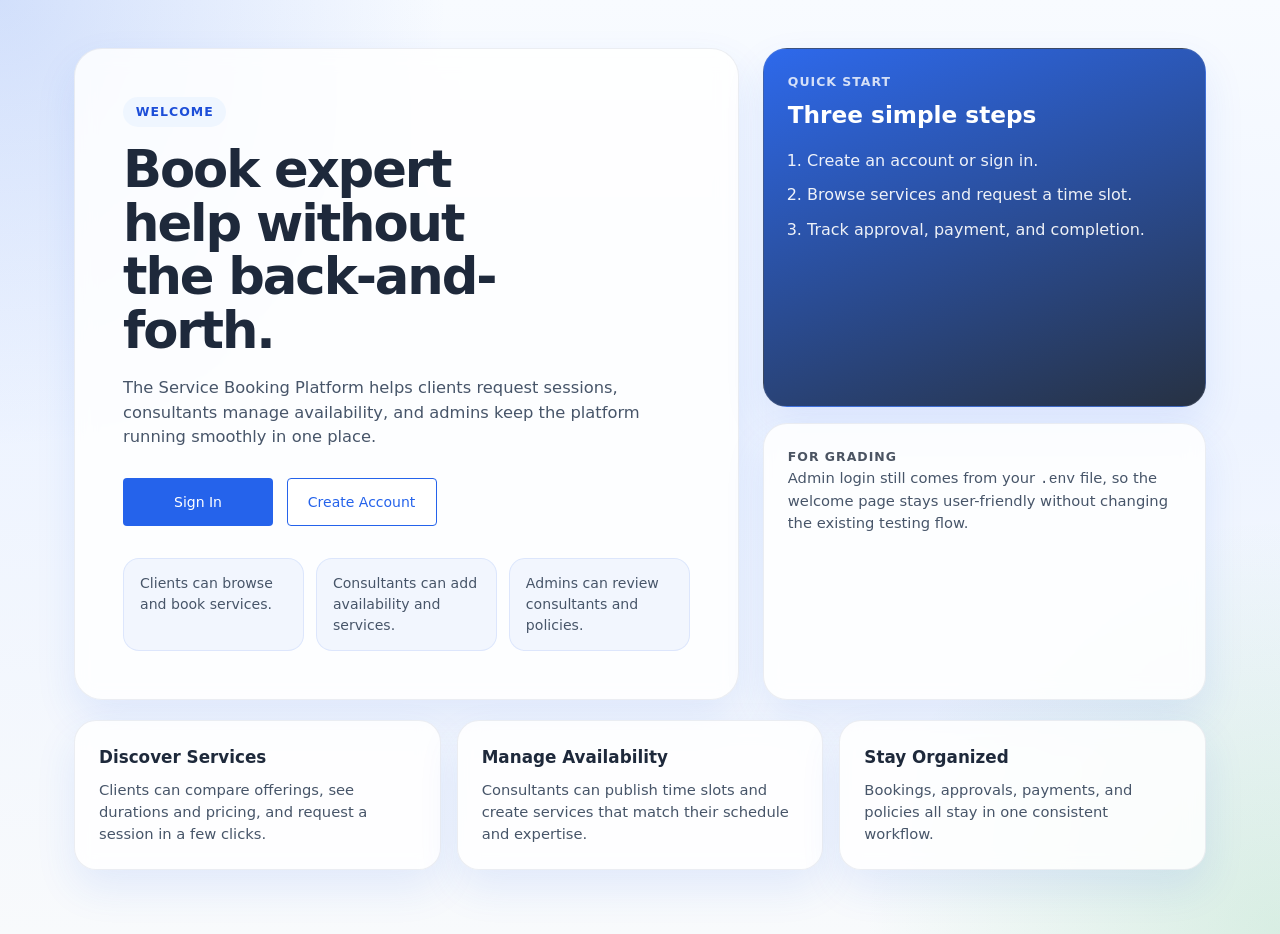
<file: Frontend/index.html>
<!DOCTYPE html>
<html lang="en">
<head>
    <meta charset="UTF-8">
    <meta name="viewport" content="width=device-width, initial-scale=1.0">
    <title>Welcome | Service Booking Platform</title>
    <link rel="stylesheet" href="css/style.css">
</head>
<body class="landing-body">
    <script>
        const role = sessionStorage.getItem('role');
        const token = sessionStorage.getItem('token');
        if (token && role) {
            const map = { ADMIN: 'admin.html', CLIENT: 'client.html', CONSULTANT: 'consultant.html' };
            window.location.href = map[role] || 'login.html';
        }
    </script>

    <div class="landing-shell">
        <section class="landing-hero">
            <div class="landing-copy">
                <div class="landing-kicker">Welcome</div>
                <h1>Book expert help without the back-and-forth.</h1>
                <p class="landing-lead">
                    The Service Booking Platform helps clients request sessions, consultants manage
                    availability, and admins keep the platform running smoothly in one place.
                </p>

                <div class="landing-actions">
                    <a class="btn btn-primary landing-btn" href="login.html?mode=login">Sign In</a>
                    <a class="btn btn-outline landing-btn" href="login.html?mode=register">Create Account</a>
                </div>

                <div class="landing-meta">
                    <span>Clients can browse and book services.</span>
                    <span>Consultants can add availability and services.</span>
                    <span>Admins can review consultants and policies.</span>
                </div>
            </div>

            <div class="landing-panel">
                <div class="landing-panel-card landing-panel-primary">
                    <div class="landing-panel-label">Quick Start</div>
                    <h2>Three simple steps</h2>
                    <ol class="landing-steps">
                        <li>Create an account or sign in.</li>
                        <li>Browse services and request a time slot.</li>
                        <li>Track approval, payment, and completion.</li>
                    </ol>
                </div>

                <div class="landing-panel-card">
                    <div class="landing-panel-label">For Grading</div>
                    <p>
                        Admin login still comes from your <code>.env</code> file, so the welcome page
                        stays user-friendly without changing the existing testing flow.
                    </p>
                </div>
            </div>
        </section>

        <section class="landing-grid">
            <article class="landing-card">
                <h3>Discover Services</h3>
                <p>Clients can compare offerings, see durations and pricing, and request a session in a few clicks.</p>
            </article>
            <article class="landing-card">
                <h3>Manage Availability</h3>
                <p>Consultants can publish time slots and create services that match their schedule and expertise.</p>
            </article>
            <article class="landing-card">
                <h3>Stay Organized</h3>
                <p>Bookings, approvals, payments, and policies all stay in one consistent workflow.</p>
            </article>
        </section>
    </div>
</body>
</html>
</file>
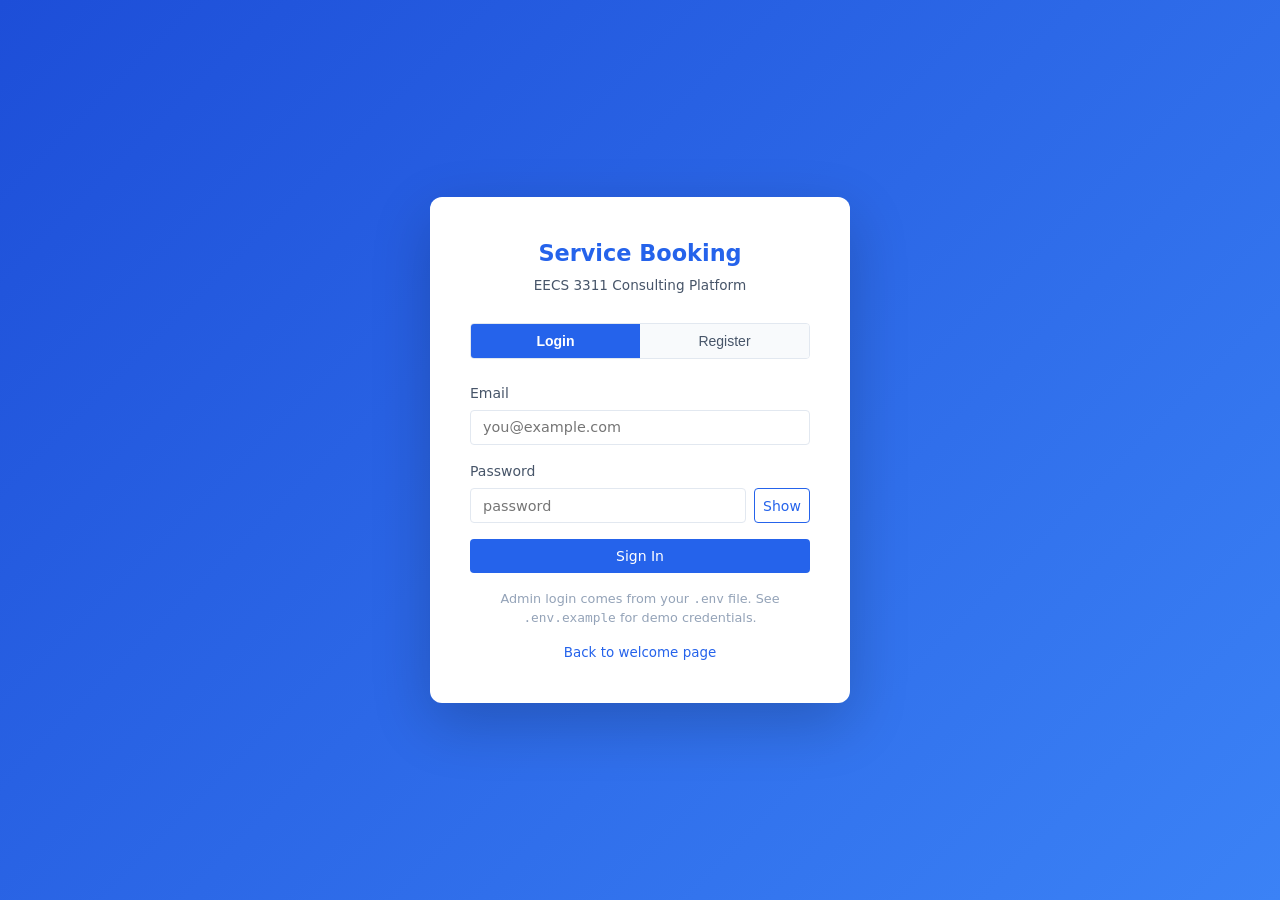
<file: Frontend/admin.html>
<!DOCTYPE html>
<html lang="en">
<head>
    <meta charset="UTF-8">
    <meta name="viewport" content="width=device-width, initial-scale=1.0">
    <title>Admin Dashboard - Service Booking</title>
    <link rel="stylesheet" href="css/style.css">
</head>
<body>

<nav class="navbar">
    <div class="navbar-brand">Service Booking <span>Admin Portal</span></div>
    <div class="navbar-right">
        <span class="navbar-user user-name-display"></span>
        <button class="btn-logout" onclick="logout(this)">Logout</button>
    </div>
</nav>

<div class="tabs">
    <button class="tab-btn active" data-tab="tab-consultants" onclick="activateAdminTab('tab-consultants')">Consultants (UC11)</button>
    <button class="tab-btn" data-tab="tab-policies" onclick="activateAdminTab('tab-policies')">Policies (UC12)</button>
    <button class="tab-btn" data-tab="tab-overview" onclick="activateAdminTab('tab-overview')">System Overview</button>
</div>

<div id="tab-consultants" class="page active">
    <div class="section-header">
        <h2>Consultant Registrations (UC11)</h2>
    </div>
    <div id="alertConsultants" class="alert"></div>
    <div class="toolbar">
        <div class="toolbar-group">
            <div class="form-group">
                <label for="consultantSearch">Search</label>
                <input id="consultantSearch" class="form-control" placeholder="Search by name, email, or bio" oninput="renderConsultants()">
            </div>
            <div class="form-group">
                <label for="consultantStatusFilter">Status</label>
                <select id="consultantStatusFilter" class="form-control" onchange="renderConsultants()">
                    <option value="ALL">All statuses</option>
                    <option value="PENDING">Pending</option>
                    <option value="APPROVED">Approved</option>
                    <option value="REJECTED">Rejected</option>
                </select>
            </div>
        </div>
        <button class="btn btn-outline btn-sm" onclick="loadConsultants(this)">Refresh</button>
    </div>
    <div id="consultantSummary" class="summary-row"></div>

    <div class="card">
        <div class="table-wrap">
            <table>
                <thead>
                    <tr>
                        <th>Name</th>
                        <th>Email</th>
                        <th>Bio</th>
                        <th>Status</th>
                        <th>Actions</th>
                    </tr>
                </thead>
                <tbody id="consultantsTable">
                    <tr><td colspan="5"><div class="empty"><p>No consultants registered yet.</p></div></td></tr>
                </tbody>
            </table>
        </div>
    </div>
</div>

<div id="tab-policies" class="page">
    <div class="section-header">
        <h2>System Policies (UC12)</h2>
        <button class="btn btn-outline btn-sm" onclick="loadPolicies(this)">Refresh</button>
    </div>
    <div id="alertPolicies" class="alert"></div>

    <div class="card">
        <div class="card-title">Current Active Policies</div>
        <div id="currentPolicies">
            <div class="empty"><p>Loading...</p></div>
        </div>
    </div>

    <div class="card">
        <div class="card-title">Cancellation Policy</div>
        <p style="font-size:.875rem;color:var(--gray-600);margin-bottom:1rem">
            Controls whether clients are allowed to cancel bookings.
        </p>
        <div style="display:flex;gap:.75rem;flex-wrap:wrap">
            <button class="btn btn-outline" onclick="setPolicy(this, 'cancellation','DEFAULT')">
                Default - Cancellations allowed, no fee
            </button>
            <button class="btn btn-danger" onclick="setPolicy(this, 'cancellation','STRICT')">
                Strict - No cancellations allowed
            </button>
        </div>
    </div>

    <div class="card">
        <div class="card-title">Refund Policy</div>
        <p style="font-size:.875rem;color:var(--gray-600);margin-bottom:1rem">
            Controls how much of the payment is refunded when a paid booking is cancelled.
        </p>
        <div style="display:flex;gap:.75rem;flex-wrap:wrap">
            <button class="btn btn-outline" onclick="setPolicy(this, 'refund','DEFAULT')">
                Default - 80% refund
            </button>
            <button class="btn btn-success" onclick="setPolicy(this, 'refund','FULL')">
                Full - 100% refund
            </button>
            <button class="btn btn-danger" onclick="setPolicy(this, 'refund','NONE')">
                None - 0% refund
            </button>
        </div>
    </div>
</div>

<div id="tab-overview" class="page">
    <div class="section-header">
        <h2>System Overview</h2>
        <button class="btn btn-outline btn-sm" onclick="loadOverview(this)">Refresh</button>
    </div>
    <div id="alertOverview" class="alert"></div>

    <div style="display:grid;grid-template-columns:repeat(auto-fill,minmax(200px,1fr));gap:1rem;margin-bottom:1.5rem">
        <div class="card" style="text-align:center;margin-bottom:0">
            <div style="font-size:2rem;font-weight:700;color:var(--blue)" id="statServices">-</div>
            <div style="font-size:.875rem;color:var(--gray-600);margin-top:.25rem">Total Services</div>
        </div>
        <div class="card" style="text-align:center;margin-bottom:0">
            <div style="font-size:2rem;font-weight:700;color:var(--green)" id="statApproved">-</div>
            <div style="font-size:.875rem;color:var(--gray-600);margin-top:.25rem">Approved Consultants</div>
        </div>
        <div class="card" style="text-align:center;margin-bottom:0">
            <div style="font-size:2rem;font-weight:700;color:var(--yellow)" id="statPending">-</div>
            <div style="font-size:.875rem;color:var(--gray-600);margin-top:.25rem">Pending Approvals</div>
        </div>
        <div class="card" style="text-align:center;margin-bottom:0">
            <div style="font-size:2rem;font-weight:700;color:var(--blue)" id="statBookings">-</div>
            <div style="font-size:.875rem;color:var(--gray-600);margin-top:.25rem">Total Bookings</div>
        </div>
    </div>

    <div class="card">
        <div class="card-title">All Bookings</div>
        <div class="toolbar">
            <div class="toolbar-group">
                <div class="form-group">
                    <label for="overviewBookingSearch">Search</label>
                    <input id="overviewBookingSearch" class="form-control" placeholder="Search booking, client, service, or consultant" oninput="renderOverviewBookings()">
                </div>
                <div class="form-group">
                    <label for="overviewBookingStatus">Status</label>
                    <select id="overviewBookingStatus" class="form-control" onchange="renderOverviewBookings()">
                        <option value="ALL">All statuses</option>
                        <option value="REQUESTED">Requested</option>
                        <option value="CONFIRMED">Confirmed</option>
                        <option value="PENDING_PAYMENT">Pending Payment</option>
                        <option value="PAID">Paid</option>
                        <option value="COMPLETED">Completed</option>
                        <option value="CANCELLED">Cancelled</option>
                        <option value="REJECTED">Rejected</option>
                    </select>
                </div>
            </div>
            <span class="toolbar-note">Use the filters to narrow the cross-system booking view.</span>
        </div>
        <div class="table-wrap">
            <table>
                <thead>
                    <tr><th>Booking ID</th><th>Client</th><th>Service</th><th>Consultant</th><th>Slot</th><th>Status</th><th>Progress</th></tr>
                </thead>
                <tbody id="allBookingsTable">
                    <tr><td colspan="7"><div class="empty"><p>No bookings yet.</p></div></td></tr>
                </tbody>
            </table>
        </div>
    </div>
</div>

<script src="js/api.js"></script>
<script src="js/auth.js"></script>
<script>
const user = requireAuth('ADMIN');
if (user) renderNavbar(user);

let consultantsCache = [];
let overviewBookingsCache = [];

function statusBadge(status) {
    const safeStatus = String(status ?? 'PENDING');
    const map = { APPROVED: 'approved', PENDING: 'pending_reg', REJECTED: 'rejected' };
    return `<span class="badge badge-${map[safeStatus] || 'pending_reg'}">${escapeHtml(safeStatus)}</span>`;
}

function activateAdminTab(tabId) {
    switchTab(tabId);
    if (tabId === 'tab-policies') {
        loadPolicies();
        return;
    }
    if (tabId === 'tab-overview') {
        loadOverview();
        return;
    }
    loadConsultants();
}

async function loadConsultants(button) {
    const task = async () => {
        try {
            consultantsCache = await api.get('/admin/consultants');
            renderConsultants();
        } catch (err) {
            showAlert('alertConsultants', err.message);
        }
    };
    return button ? withButtonLoading(button, 'Refreshing...', task) : task();
}

function renderConsultants() {
    const tbody = document.getElementById('consultantsTable');
    const term = document.getElementById('consultantSearch').value.trim().toLowerCase();
    const status = document.getElementById('consultantStatusFilter').value;
    const filtered = consultantsCache.filter(consultant => {
        const haystack = [
            consultant.name,
            consultant.email,
            consultant.bio,
        ].join(' ').toLowerCase();
        const matchesTerm = !term || haystack.includes(term);
        const matchesStatus = status === 'ALL' || consultant.registrationStatus === status;
        return matchesTerm && matchesStatus;
    });

    document.getElementById('consultantSummary').innerHTML = `
        <span class="summary-chip"><strong>${consultantsCache.length}</strong> registrations</span>
        <span class="summary-chip"><strong>${consultantsCache.filter(c => c.registrationStatus === 'PENDING').length}</strong> pending review</span>
        <span class="summary-chip"><strong>${consultantsCache.filter(c => c.registrationStatus === 'APPROVED').length}</strong> approved</span>
    `;

    if (!filtered.length) {
        tbody.innerHTML = '<tr><td colspan="5"><div class="empty"><p>No consultant registrations match your filters.</p></div></td></tr>';
        return;
    }

    tbody.innerHTML = filtered.map(c => `
        <tr>
            <td><strong>${escapeHtml(c.name)}</strong></td>
            <td>${escapeHtml(c.email)}</td>
            <td>${escapeHtml(c.bio || '-')}</td>
            <td>${statusBadge(c.registrationStatus)}</td>
            <td>
                <div class="action-row">
                    ${c.registrationStatus !== 'APPROVED'
                        ? `<button class="btn btn-success btn-sm" data-consultant-id="${escapeAttr(c.id)}" onclick="approveConsultant(this, this.dataset.consultantId)">Approve</button>`
                        : ''}
                    ${c.registrationStatus !== 'REJECTED'
                        ? `<button class="btn btn-danger btn-sm" data-consultant-id="${escapeAttr(c.id)}" onclick="rejectConsultant(this, this.dataset.consultantId)">Reject</button>`
                        : ''}
                </div>
            </td>
        </tr>
    `).join('');
}

async function approveConsultant(button, id) {
    const task = async () => {
        try {
            await api.post(`/admin/consultants/${id}/approve`, {});
            showAlert('alertConsultants', 'Consultant approved.', 'success');
            await loadConsultants();
        } catch (err) {
            showAlert('alertConsultants', err.message);
        }
    };
    return button ? withButtonLoading(button, 'Approving...', task) : task();
}

async function rejectConsultant(button, id) {
    const task = async () => {
        try {
            await api.post(`/admin/consultants/${id}/reject`, {});
            showAlert('alertConsultants', 'Consultant rejected.', 'success');
            await loadConsultants();
        } catch (err) {
            showAlert('alertConsultants', err.message);
        }
    };
    return button ? withButtonLoading(button, 'Rejecting...', task) : task();
}

async function loadPolicies(button) {
    const task = async () => {
        try {
            const policies = await api.get('/admin/policies');
            document.getElementById('currentPolicies').innerHTML = `
                <div class="policy-grid">
                    <div><strong>Cancellation:</strong> ${escapeHtml(policies.cancellationPolicy)}</div>
                    <div><strong>Refund:</strong> ${escapeHtml(policies.refundPolicy)}</div>
                    <div><strong>Notification:</strong> ${escapeHtml(policies.notificationPolicy)}</div>
                    <div><strong>Pricing:</strong> ${escapeHtml(policies.pricingStrategy)}</div>
                </div>
            `;
        } catch (err) {
            showAlert('alertPolicies', err.message);
        }
    };
    return button ? withButtonLoading(button, 'Refreshing...', task) : task();
}

async function setPolicy(button, policyType, type) {
    const task = async () => {
        try {
            const result = await api.post(`/admin/policies/${policyType}`, { type });
            showAlert('alertPolicies', result.message, 'success');
            await loadPolicies();
        } catch (err) {
            showAlert('alertPolicies', err.message);
        }
    };
    return button ? withButtonLoading(button, 'Saving...', task) : task();
}

function renderOverviewBookings() {
    const tbody = document.getElementById('allBookingsTable');
    const term = document.getElementById('overviewBookingSearch').value.trim().toLowerCase();
    const status = document.getElementById('overviewBookingStatus').value;
    const filtered = overviewBookingsCache.filter(booking => {
        const haystack = [
            booking.bookingId,
            booking.clientName,
            booking.serviceTitle,
            booking.consultantName,
        ].join(' ').toLowerCase();
        const matchesTerm = !term || haystack.includes(term);
        const matchesStatus = status === 'ALL' || booking.status === status;
        return matchesTerm && matchesStatus;
    });

    if (!filtered.length) {
        tbody.innerHTML = '<tr><td colspan="7"><div class="empty"><p>No bookings match your filters.</p></div></td></tr>';
        return;
    }

    tbody.innerHTML = filtered.map(b => `
        <tr>
            <td>
                <div class="table-cell-stack">
                    <code>${escapeHtml(b.bookingId)}</code>
                    <button class="btn btn-outline btn-sm" data-booking-id="${escapeAttr(b.bookingId)}" onclick="copyText(this.dataset.bookingId, 'Booking ID copied.')">Copy ID</button>
                </div>
            </td>
            <td>${escapeHtml(b.clientName)}</td>
            <td>${escapeHtml(b.serviceTitle)}</td>
            <td>${escapeHtml(b.consultantName)}</td>
            <td>${fmtSlot(b.slotStart)}</td>
            <td>${badge(b.status)}</td>
            <td>${renderBookingProgress(b.status)}</td>
        </tr>
    `).join('');
}

async function loadOverview(button) {
    const task = async () => {
        try {
            const [services, consultants, bookings] = await Promise.all([
                api.get('/services'),
                api.get('/admin/consultants'),
                api.get('/bookings'),
            ]);

            overviewBookingsCache = bookings;
            document.getElementById('statServices').textContent = services.length;
            document.getElementById('statApproved').textContent = consultants.filter(c => c.registrationStatus === 'APPROVED').length;
            document.getElementById('statPending').textContent = consultants.filter(c => c.registrationStatus === 'PENDING').length;
            document.getElementById('statBookings').textContent = bookings.length;
            renderOverviewBookings();
        } catch (err) {
            showAlert('alertOverview', err.message);
        }
    };
    return button ? withButtonLoading(button, 'Refreshing...', task) : task();
}

function initAdminDashboard() {
    const activeTab = restoreSavedTab('tab-consultants');
    if (activeTab === 'tab-policies') {
        loadPolicies();
        return;
    }
    if (activeTab === 'tab-overview') {
        loadOverview();
        return;
    }
    loadConsultants();
}

initAdminDashboard();
</script>

</body>
</html>
</file>
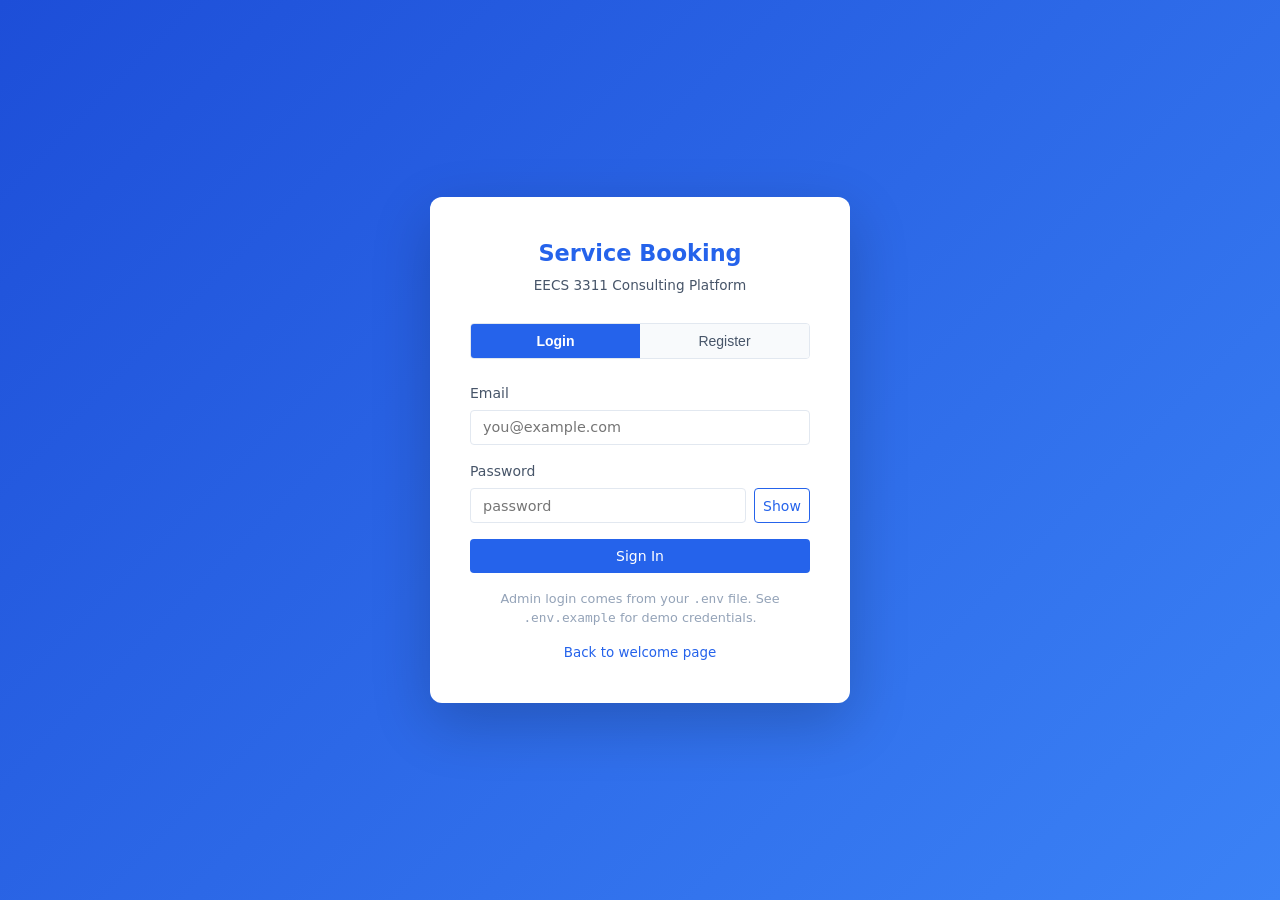
<file: Frontend/client.html>
<!DOCTYPE html>
<html lang="en">
<head>
    <meta charset="UTF-8">
    <meta name="viewport" content="width=device-width, initial-scale=1.0">
    <title>Client Dashboard - Service Booking</title>
    <link rel="stylesheet" href="css/style.css">
</head>
<body>

<nav class="navbar">
    <div class="navbar-brand">Service Booking <span>Client Portal</span></div>
    <div class="navbar-right">
        <span class="navbar-user user-name-display"></span>
        <button class="btn-logout" onclick="logout(this)">Logout</button>
    </div>
</nav>

<div class="tabs">
    <button class="tab-btn active" data-tab="tab-services" onclick="activateClientTab('tab-services')">Browse Services</button>
    <button class="tab-btn" data-tab="tab-bookings" onclick="activateClientTab('tab-bookings')">My Bookings</button>
    <button class="tab-btn" data-tab="tab-payments" onclick="activateClientTab('tab-payments')">Payments</button>
</div>

<div id="tab-services" class="page active">
    <div class="section-header">
        <h2>Available Services</h2>
    </div>
    <div id="alertServices" class="alert"></div>
    <div class="toolbar">
        <div class="toolbar-group">
            <div class="form-group">
                <label for="serviceSearch">Search</label>
                <input id="serviceSearch" class="form-control" placeholder="Search title, consultant, or description" oninput="renderServices()">
            </div>
            <div class="form-group">
                <label for="serviceSort">Sort By</label>
                <select id="serviceSort" class="form-control" onchange="renderServices()">
                    <option value="recommended">Recommended</option>
                    <option value="price-asc">Price: Low to High</option>
                    <option value="price-desc">Price: High to Low</option>
                    <option value="duration-asc">Duration: Shortest First</option>
                    <option value="title-asc">Title: A to Z</option>
                </select>
            </div>
        </div>
        <button class="btn btn-outline btn-sm" onclick="loadServices(this)">Refresh</button>
    </div>
    <div id="serviceSummary" class="summary-row"></div>

    <div id="serviceGrid" class="service-grid">
        <div class="empty"><p>Loading services...</p></div>
    </div>

    <div id="slotSection" class="card" style="display:none; margin-top:1.5rem">
        <div class="card-title" id="slotTitle">Available Slots</div>
        <div id="alertSlots" class="alert"></div>
        <div id="slotList" class="slot-list"></div>
        <div id="bookBtn" style="margin-top:1rem; display:none">
            <button id="confirmBookBtn" class="btn btn-primary" onclick="confirmBook(this)">Confirm Booking</button>
            <button class="btn btn-outline" onclick="cancelSlotPick()" style="margin-left:.5rem">Cancel</button>
        </div>
    </div>
</div>

<div id="tab-bookings" class="page">
    <div class="section-header">
        <h2>My Bookings</h2>
    </div>
    <div id="alertBookings" class="alert"></div>
    <div class="toolbar">
        <div class="toolbar-group">
            <div class="form-group">
                <label for="bookingSearch">Search</label>
                <input id="bookingSearch" class="form-control" placeholder="Search booking, service, or consultant" oninput="renderBookings()">
            </div>
            <div class="form-group">
                <label for="bookingStatusFilter">Status</label>
                <select id="bookingStatusFilter" class="form-control" onchange="renderBookings()">
                    <option value="ALL">All statuses</option>
                    <option value="REQUESTED">Requested</option>
                    <option value="CONFIRMED">Confirmed</option>
                    <option value="PENDING_PAYMENT">Pending Payment</option>
                    <option value="PAID">Paid</option>
                    <option value="COMPLETED">Completed</option>
                    <option value="CANCELLED">Cancelled</option>
                    <option value="REJECTED">Rejected</option>
                </select>
            </div>
        </div>
        <button class="btn btn-outline btn-sm" onclick="loadBookings(this)">Refresh</button>
    </div>
    <div id="bookingSummary" class="summary-row"></div>

    <div class="card">
        <div class="table-wrap">
            <table>
                <thead>
                    <tr>
                        <th>Booking ID</th>
                        <th>Service</th>
                        <th>Consultant</th>
                        <th>Slot</th>
                        <th>Status</th>
                        <th>Progress</th>
                        <th>Actions</th>
                    </tr>
                </thead>
                <tbody id="bookingsTable">
                    <tr><td colspan="7"><div class="empty"><p>No bookings yet.</p></div></td></tr>
                </tbody>
            </table>
        </div>
    </div>
</div>

<div id="tab-payments" class="page">
    <div class="card">
        <div class="card-title">Payment Methods (UC6)</div>
        <div id="alertPayMethods" class="alert"></div>

        <div class="form-row">
            <div class="form-group">
                <label>Payment Type</label>
                <select id="pmType" class="form-control" onchange="togglePmFields()">
                    <option value="CREDIT_CARD">Credit Card</option>
                    <option value="DEBIT_CARD">Debit Card</option>
                    <option value="PAYPAL">PayPal</option>
                    <option value="BANK_TRANSFER">Bank Transfer</option>
                </select>
            </div>
        </div>

        <div id="cardFields">
            <div class="form-row">
                <div class="form-group">
                    <label>Card Number (16 digits)</label>
                    <input id="pmCardNum" class="form-control" placeholder="1234567890123456" maxlength="16">
                </div>
                <div class="form-group">
                    <label>Expiry (MM/yy)</label>
                    <input id="pmExpiry" class="form-control" placeholder="12/27" maxlength="5">
                </div>
            </div>
            <div class="form-group" id="cvvGroup">
                <label>CVV (3-4 digits)</label>
                <input id="pmCvv" class="form-control" placeholder="123" maxlength="4" style="max-width:120px">
                <p style="font-size:.75rem;color:var(--gray-500);margin-top:.35rem">
                    Used only to validate a new card. CVV is never stored.
                </p>
            </div>
        </div>

        <div id="paypalFields" style="display:none">
            <div class="form-group">
                <label>PayPal Email</label>
                <input id="pmPaypalEmail" class="form-control" placeholder="you@paypal.com">
            </div>
        </div>

        <div id="bankFields" style="display:none">
            <div class="form-row">
                <div class="form-group">
                    <label>Account Number (8-17 digits)</label>
                    <input id="pmAccount" class="form-control" placeholder="12345678">
                </div>
                <div class="form-group">
                    <label>Routing Number (9 digits)</label>
                    <input id="pmRouting" class="form-control" placeholder="021000021" maxlength="9">
                </div>
            </div>
            <p style="font-size:.75rem;color:var(--gray-500);margin-top:.35rem">
                Saved bank details are stored in masked form only.
            </p>
        </div>

        <button id="paymentMethodBtn" class="btn btn-primary" onclick="addPaymentMethod(this)">Add Payment Method</button>

        <div style="margin-top:1.5rem">
            <strong style="font-size:.875rem">Saved Methods</strong>
            <div id="pmList" style="margin-top:.75rem">
                <div class="empty"><p>No payment methods saved.</p></div>
            </div>
        </div>
    </div>

    <div class="card">
        <div class="card-title">Pay for a Booking (UC5)</div>
        <div id="alertPay" class="alert"></div>
        <div class="form-row">
            <div class="form-group">
                <label>Select Booking (confirmed or retry failed payment)</label>
                <select id="payBookingSelect" class="form-control"></select>
            </div>
            <div class="form-group">
                <label>Select Payment Method</label>
                <select id="payMethodSelect" class="form-control"></select>
            </div>
        </div>
        <button class="btn btn-success" onclick="doPay(this)">Process Payment</button>
        <div id="payResult" style="margin-top:1rem; font-size:.875rem"></div>
    </div>

    <div class="card">
        <div class="card-title">Payment History (UC7)</div>
        <div class="table-wrap">
            <table>
                <thead>
                    <tr><th>Transaction ID</th><th>Booking</th><th>Amount</th><th>Status</th><th>Date</th></tr>
                </thead>
                <tbody id="payHistTable">
                    <tr><td colspan="5"><div class="empty"><p>No transactions yet.</p></div></td></tr>
                </tbody>
            </table>
        </div>
    </div>
</div>

<script src="js/api.js"></script>
<script src="js/auth.js"></script>
<script>
const user = requireAuth('CLIENT');
if (user) renderNavbar(user);

let servicesCache = [];
let bookingsCache = [];
let paymentMethodsCache = [];
let selectedServiceId = null;
let selectedSlotUuid = null;
let updatingMethodId = null;

function activateClientTab(tabId) {
    switchTab(tabId);
    if (tabId === 'tab-bookings') {
        loadBookings();
        return;
    }
    if (tabId === 'tab-payments') {
        loadPaymentsTab();
        return;
    }
    loadServices();
}

function setServicesLoading() {
    document.getElementById('serviceGrid').innerHTML = '<div class="empty"><div class="spinner"></div><p style="margin-top:.75rem">Loading services...</p></div>';
}

async function loadServices(button) {
    const task = async () => {
        setServicesLoading();
        try {
            servicesCache = await api.get('/services');
            renderServices();
        } catch (err) {
            showAlert('alertServices', err.message);
        }
    };
    return button ? withButtonLoading(button, 'Refreshing...', task) : task();
}

function renderServices() {
    const grid = document.getElementById('serviceGrid');
    const term = document.getElementById('serviceSearch').value.trim().toLowerCase();
    const sort = document.getElementById('serviceSort').value;
    let filtered = servicesCache.filter(service => {
        const haystack = [
            service.title,
            service.consultantName,
            service.description,
        ].join(' ').toLowerCase();
        return !term || haystack.includes(term);
    });

    filtered = filtered.slice().sort((a, b) => {
        if (sort === 'price-asc') return Number(a.price) - Number(b.price);
        if (sort === 'price-desc') return Number(b.price) - Number(a.price);
        if (sort === 'duration-asc') return Number(a.durationMin) - Number(b.durationMin);
        if (sort === 'title-asc') return String(a.title).localeCompare(String(b.title));
        return 0;
    });

    document.getElementById('serviceSummary').innerHTML = `
        <span class="summary-chip"><strong>${servicesCache.length}</strong> services total</span>
        <span class="summary-chip"><strong>${filtered.length}</strong> shown</span>
        <span class="summary-chip">Pick a service, then choose a 1-hour slot</span>
    `;

    if (!filtered.length) {
        grid.innerHTML = '<div class="empty"><p>No services match your search yet.</p></div>';
        return;
    }

    grid.innerHTML = filtered.map(s => `
        <div class="service-card">
            <h3>${escapeHtml(s.title)}</h3>
            <div class="meta">by ${escapeHtml(s.consultantName)} &bull; ${Number(s.durationMin)} min</div>
            <div class="price">$${Number(s.price).toFixed(2)}</div>
            <p class="muted-note" style="margin-top:.65rem">${escapeHtml(s.description || 'No description provided yet.')}</p>
            <button class="btn btn-outline btn-sm" style="margin-top:.85rem"
                data-service-id="${escapeAttr(s.serviceId)}"
                data-service-title="${escapeAttr(s.title)}"
                onclick="pickService(this, this.dataset.serviceId, this.dataset.serviceTitle)">
                Select & Book
            </button>
        </div>
    `).join('');
}

async function pickService(button, serviceId, title) {
    selectedServiceId = serviceId;
    selectedSlotUuid = null;
    document.getElementById('slotSection').style.display = '';
    document.getElementById('slotTitle').textContent = `Available Slots - ${title}`;
    document.getElementById('bookBtn').style.display = 'none';
    document.getElementById('slotList').innerHTML = '<div class="spinner"></div>';

    const task = async () => {
        try {
            const slots = await api.get(`/services/${serviceId}/slots`);
            if (!slots.length) {
                document.getElementById('slotList').innerHTML = '<p style="color:var(--gray-400);font-size:.875rem">No available slots for this service.</p>';
                return;
            }

            document.getElementById('slotList').innerHTML = slots.map(sl => `
                <span class="slot-pill" id="slot-${escapeAttr(sl.id)}" data-slot-id="${escapeAttr(sl.id)}" onclick="selectSlot(this.dataset.slotId)">
                    ${fmtSlot(sl.start)}
                </span>
            `).join('');
            document.getElementById('slotSection').scrollIntoView({ behavior: 'smooth', block: 'start' });
        } catch (err) {
            showAlert('alertSlots', err.message);
        }
    };

    return button ? withButtonLoading(button, 'Loading...', task) : task();
}

function selectSlot(uuid) {
    document.querySelectorAll('.slot-pill').forEach(p => p.classList.remove('selected'));
    const pill = document.getElementById(`slot-${uuid}`);
    if (pill) pill.classList.add('selected');
    selectedSlotUuid = uuid;
    document.getElementById('bookBtn').style.display = '';
}

function cancelSlotPick() {
    document.getElementById('slotSection').style.display = 'none';
    selectedServiceId = null;
    selectedSlotUuid = null;
}

async function confirmBook(button) {
    if (!selectedServiceId || !selectedSlotUuid) return;
    const task = async () => {
        try {
            const booking = await api.post('/bookings', {
                serviceId: selectedServiceId,
                slotUuid: selectedSlotUuid,
            });
            cancelSlotPick();
            showAlert('alertServices', `Booking ${booking.bookingId} created! Status: ${booking.status}`, 'success');
            await loadBookings();
        } catch (err) {
            showAlert('alertSlots', err.message);
        }
    };
    return button ? withButtonLoading(button, 'Booking...', task) : task();
}

function canCancel(status) {
    return ['REQUESTED', 'CONFIRMED', 'PENDING_PAYMENT', 'PAID'].includes(status);
}

function canPay(status) {
    return ['CONFIRMED', 'PENDING_PAYMENT'].includes(status);
}

async function loadBookings(button) {
    const task = async () => {
        try {
            bookingsCache = await api.get('/bookings');
            renderBookings();
        } catch (err) {
            showAlert('alertBookings', err.message);
        }
    };
    return button ? withButtonLoading(button, 'Refreshing...', task) : task();
}

function renderBookings() {
    const tbody = document.getElementById('bookingsTable');
    const term = document.getElementById('bookingSearch').value.trim().toLowerCase();
    const status = document.getElementById('bookingStatusFilter').value;
    const filtered = bookingsCache.filter(booking => {
        const haystack = [
            booking.bookingId,
            booking.serviceTitle,
            booking.consultantName,
        ].join(' ').toLowerCase();
        const matchesTerm = !term || haystack.includes(term);
        const matchesStatus = status === 'ALL' || booking.status === status;
        return matchesTerm && matchesStatus;
    });

    const payableCount = bookingsCache.filter(b => canPay(b.status)).length;
    const activeCount = bookingsCache.filter(b => canCancel(b.status)).length;
    document.getElementById('bookingSummary').innerHTML = `
        <span class="summary-chip"><strong>${bookingsCache.length}</strong> total bookings</span>
        <span class="summary-chip"><strong>${payableCount}</strong> ready to pay</span>
        <span class="summary-chip"><strong>${activeCount}</strong> can still be cancelled</span>
    `;

    if (!filtered.length) {
        tbody.innerHTML = '<tr><td colspan="7"><div class="empty"><p>No bookings match your filters.</p></div></td></tr>';
        populateBookingDropdown(bookingsCache.filter(b => canPay(b.status)));
        return;
    }

    tbody.innerHTML = filtered.map(b => `
        <tr>
            <td>
                <div class="table-cell-stack">
                    <code>${escapeHtml(b.bookingId)}</code>
                    <button class="btn btn-outline btn-sm" data-booking-id="${escapeAttr(b.bookingId)}" onclick="copyText(this.dataset.bookingId, 'Booking ID copied.')">Copy ID</button>
                </div>
            </td>
            <td>${escapeHtml(b.serviceTitle)}</td>
            <td>${escapeHtml(b.consultantName)}</td>
            <td>${fmtSlot(b.slotStart)}</td>
            <td>${badge(b.status)}</td>
            <td>${renderBookingProgress(b.status)}</td>
            <td>
                <div class="action-row">
                    ${canCancel(b.status) ? `<button class="btn btn-danger btn-sm" data-booking-id="${escapeAttr(b.bookingId)}" onclick="cancelBooking(this, this.dataset.bookingId)">Cancel</button>` : ''}
                </div>
            </td>
        </tr>
    `).join('');

    populateBookingDropdown(bookingsCache.filter(b => canPay(b.status)));
}

async function cancelBooking(button, bookingId) {
    if (!confirm(`Cancel booking ${bookingId}?`)) return;
    const task = async () => {
        try {
            const result = await api.post(`/bookings/${bookingId}/cancel`, { reason: 'Client requested cancellation' });
            showAlert('alertBookings', result.message || 'Booking cancelled.', 'success');
            await loadBookings();
            await loadPaymentHistory();
        } catch (err) {
            showAlert('alertBookings', err.message);
        }
    };
    return button ? withButtonLoading(button, 'Cancelling...', task) : task();
}

function togglePmFields() {
    const type = document.getElementById('pmType').value;
    document.getElementById('cardFields').style.display = (type === 'CREDIT_CARD' || type === 'DEBIT_CARD') ? '' : 'none';
    document.getElementById('cvvGroup').style.display = type === 'CREDIT_CARD' ? '' : 'none';
    document.getElementById('paypalFields').style.display = type === 'PAYPAL' ? '' : 'none';
    document.getElementById('bankFields').style.display = type === 'BANK_TRANSFER' ? '' : 'none';
}

async function loadPaymentMethods() {
    try {
        paymentMethodsCache = await api.get('/payments/methods');
        const container = document.getElementById('pmList');
        if (!paymentMethodsCache.length) {
            container.innerHTML = '<div class="empty"><p>No payment methods saved.</p></div>';
        } else {
            container.innerHTML = paymentMethodsCache.map(m => `
                <div style="display:flex;align-items:center;gap:.75rem;margin-bottom:.5rem;flex-wrap:wrap">
                    <span class="badge badge-confirmed">${escapeHtml(m.methodType)}</span>
                    <span class="pm-tag">${escapeHtml(m.displayName)}</span>
                    <button class="btn btn-outline btn-sm" data-method-id="${escapeAttr(m.methodId)}" data-method-type="${escapeAttr(m.methodType)}" onclick="startUpdateMethod(this.dataset.methodId, this.dataset.methodType)">Edit</button>
                    <button class="btn btn-danger btn-sm" data-method-id="${escapeAttr(m.methodId)}" onclick="removeMethod(this, this.dataset.methodId)">Remove</button>
                </div>
            `).join('');
        }

        const sel = document.getElementById('payMethodSelect');
        sel.innerHTML = paymentMethodsCache.length
            ? paymentMethodsCache.map(m => `<option value="${escapeAttr(m.methodId)}">${escapeHtml(m.displayName)}</option>`).join('')
            : '<option disabled>No methods saved</option>';
    } catch (err) {
        showAlert('alertPayMethods', err.message);
    }
}

async function removeMethod(button, methodId) {
    if (!confirm('Remove this payment method?')) return;
    const task = async () => {
        try {
            await api.delete(`/payments/methods/${methodId}`);
            showAlert('alertPayMethods', 'Payment method removed.', 'success');
            await loadPaymentMethods();
        } catch (err) {
            showAlert('alertPayMethods', err.message);
        }
    };
    return button ? withButtonLoading(button, 'Removing...', task) : task();
}

function startUpdateMethod(methodId, methodType) {
    updatingMethodId = methodId;
    document.getElementById('pmType').value = methodType;
    togglePmFields();
    showAlert('alertPayMethods', 'Edit the fields below and click "Update Method" to save changes.', 'info');
    document.getElementById('paymentMethodBtn').textContent = 'Update Method';
    document.getElementById('pmType').scrollIntoView({ behavior: 'smooth' });
}

function validatePaymentMethod(type, body) {
    if (type === 'CREDIT_CARD' || type === 'DEBIT_CARD') {
        if (!/^\d{16}$/.test(body.cardNumber || '')) {
            showAlert('alertPayMethods', 'Card number must be exactly 16 digits.');
            return false;
        }
        if (!/^(0[1-9]|1[0-2])\/\d{2}$/.test(body.expiry || '')) {
            showAlert('alertPayMethods', 'Expiry must use MM/yy format.');
            return false;
        }
        if (type === 'CREDIT_CARD' && !/^\d{3,4}$/.test(body.cvv || '')) {
            showAlert('alertPayMethods', 'CVV must be 3 or 4 digits.');
            return false;
        }
    }
    if (type === 'PAYPAL' && !/^[^\s@]+@[^\s@]+\.[^\s@]+$/.test(body.email || '')) {
        showAlert('alertPayMethods', 'Enter a valid PayPal email address.');
        return false;
    }
    if (type === 'BANK_TRANSFER') {
        if (!/^\d{8,17}$/.test(body.accountNumber || '')) {
            showAlert('alertPayMethods', 'Account number must be 8 to 17 digits.');
            return false;
        }
        if (!/^\d{9}$/.test(body.routingNumber || '')) {
            showAlert('alertPayMethods', 'Routing number must be exactly 9 digits.');
            return false;
        }
    }
    return true;
}

async function addPaymentMethod(button) {
    const type = document.getElementById('pmType').value;
    const body = buildMethodBody(type);
    body.type = type;
    if (!validatePaymentMethod(type, body)) {
        return;
    }

    const task = async () => {
        try {
            if (updatingMethodId) {
                await api.put(`/payments/methods/${updatingMethodId}`, body);
                showAlert('alertPayMethods', 'Payment method updated.', 'success');
            } else {
                await api.post('/payments/methods', body);
                showAlert('alertPayMethods', 'Payment method added.', 'success');
            }
            resetPaymentForm();
            await loadPaymentMethods();
        } catch (err) {
            showAlert('alertPayMethods', err.message);
        }
    };

    return button ? withButtonLoading(button, updatingMethodId ? 'Updating...' : 'Saving...', task) : task();
}

function resetPaymentForm() {
    updatingMethodId = null;
    document.getElementById('paymentMethodBtn').textContent = 'Add Payment Method';
    document.getElementById('pmType').value = 'CREDIT_CARD';
    document.getElementById('pmCardNum').value = '';
    document.getElementById('pmExpiry').value = '';
    document.getElementById('pmCvv').value = '';
    document.getElementById('pmPaypalEmail').value = '';
    document.getElementById('pmAccount').value = '';
    document.getElementById('pmRouting').value = '';
    togglePmFields();
}

function buildMethodBody(type) {
    if (type === 'CREDIT_CARD') return {
        cardNumber: document.getElementById('pmCardNum').value.trim(),
        expiry: document.getElementById('pmExpiry').value.trim(),
        cvv: document.getElementById('pmCvv').value.trim(),
    };
    if (type === 'DEBIT_CARD') return {
        cardNumber: document.getElementById('pmCardNum').value.trim(),
        expiry: document.getElementById('pmExpiry').value.trim(),
    };
    if (type === 'PAYPAL') return {
        email: document.getElementById('pmPaypalEmail').value.trim(),
    };
    if (type === 'BANK_TRANSFER') return {
        accountNumber: document.getElementById('pmAccount').value.trim(),
        routingNumber: document.getElementById('pmRouting').value.trim(),
    };
    return {};
}

function populateBookingDropdown(payableBookings) {
    const sel = document.getElementById('payBookingSelect');
    sel.innerHTML = payableBookings.length
        ? payableBookings.map(b => `<option value="${escapeAttr(b.bookingId)}">${escapeHtml(b.bookingId)} - ${escapeHtml(b.serviceTitle)}${b.status === 'PENDING_PAYMENT' ? ' (retry payment)' : ''}</option>`).join('')
        : '<option disabled>No payable bookings</option>';
}

async function doPay(button) {
    const bookingId = document.getElementById('payBookingSelect').value;
    const methodId = document.getElementById('payMethodSelect').value;
    if (!bookingId || !methodId) {
        showAlert('alertPay', 'Select a booking and a payment method.');
        return;
    }

    const task = async () => {
        document.getElementById('payResult').textContent = 'Processing...';
        try {
            const tx = await api.post('/payments/pay', { bookingId, methodId });
            const resultDiv = document.getElementById('payResult');
            if (tx.status === 'SUCCESS') {
                resultDiv.innerHTML = `<span style="color:var(--green)">Payment successful! Transaction: ${escapeHtml(tx.id)} | $${Number(tx.amount).toFixed(2)}</span>`;
                showAlert('alertPay', 'Payment successful!', 'success');
            } else {
                resultDiv.innerHTML = `<span style="color:var(--red)">Payment failed (${escapeHtml(tx.status)}). The booking is still available for another payment attempt.</span>`;
                showAlert('alertPay', 'Payment failed. You can try again.', 'error');
            }
            await loadBookings();
            await loadPaymentHistory();
        } catch (err) {
            document.getElementById('payResult').textContent = '';
            showAlert('alertPay', err.message);
        }
    };

    return button ? withButtonLoading(button, 'Processing...', task) : task();
}

async function loadPaymentHistory() {
    try {
        const txns = await api.get('/payments/history');
        const tbody = document.getElementById('payHistTable');
        if (!txns.length) {
            tbody.innerHTML = '<tr><td colspan="5"><div class="empty"><p>No transactions yet.</p></div></td></tr>';
            return;
        }

        tbody.innerHTML = txns.map(t => `
            <tr>
                <td><code>${escapeHtml(t.id)}</code></td>
                <td><code>${escapeHtml(t.bookingId)}</code></td>
                <td>$${Number(t.amount).toFixed(2)}</td>
                <td>${badge(t.status)}</td>
                <td>${fmtDate(t.timestamp)}</td>
            </tr>
        `).join('');
    } catch (err) {
        // Payment history is optional for the rest of the dashboard.
    }
}

async function loadPaymentsTab() {
    await loadBookings();
    await loadPaymentMethods();
    await loadPaymentHistory();
}

function initClientDashboard() {
    togglePmFields();
    const activeTab = restoreSavedTab('tab-services');
    if (activeTab === 'tab-bookings') {
        loadBookings();
        return;
    }
    if (activeTab === 'tab-payments') {
        loadPaymentsTab();
        return;
    }
    loadServices();
}

initClientDashboard();
</script>

<style>
#chatBtn {
    position: fixed;
    bottom: 2rem;
    right: 2rem;
    width: 56px;
    height: 56px;
    background: var(--blue);
    color: var(--white);
    border: none;
    border-radius: 50%;
    font-size: 1.4rem;
    cursor: pointer;
    box-shadow: 0 4px 12px rgba(37,99,235,.4);
    z-index: 1000;
    transition: background .15s, transform .15s;
    display: flex;
    align-items: center;
    justify-content: center;
}

#chatBtn:hover {
    background: var(--blue-dark);
    transform: scale(1.08);
}

#chatPanel {
    position: fixed;
    bottom: 5.5rem;
    right: 2rem;
    width: 360px;
    max-height: 520px;
    background: var(--white);
    border-radius: 12px;
    box-shadow: 0 8px 32px rgba(0,0,0,.15);
    display: none;
    flex-direction: column;
    z-index: 1000;
    overflow: hidden;
}

#chatPanel.open {
    display: flex;
}

#chatHeader {
    background: var(--blue);
    color: var(--white);
    padding: .85rem 1.1rem;
    display: flex;
    align-items: center;
    justify-content: space-between;
    font-weight: 600;
    font-size: .95rem;
}

#chatHeader button {
    background: none;
    border: none;
    color: var(--white);
    font-size: 1.2rem;
    cursor: pointer;
    opacity: .8;
    line-height: 1;
}

#chatHeader button:hover {
    opacity: 1;
}

#chatMessages {
    flex: 1;
    overflow-y: auto;
    padding: 1rem;
    display: flex;
    flex-direction: column;
    gap: .65rem;
}

.chat-msg {
    max-width: 82%;
    padding: .55rem .85rem;
    border-radius: 12px;
    font-size: .875rem;
    line-height: 1.45;
    word-break: break-word;
}

.chat-msg.user {
    align-self: flex-end;
    background: var(--blue);
    color: var(--white);
    border-bottom-right-radius: 3px;
}

.chat-msg.bot {
    align-self: flex-start;
    background: var(--gray-100);
    color: var(--gray-800);
    border-bottom-left-radius: 3px;
}

.chat-msg.typing {
    color: var(--gray-400);
    font-style: italic;
}

#chatInputRow {
    display: flex;
    gap: .5rem;
    padding: .75rem;
    border-top: 1px solid var(--gray-200);
}

#chatInput {
    flex: 1;
    padding: .5rem .75rem;
    border: 1px solid var(--gray-200);
    border-radius: 6px;
    font-size: .875rem;
    font-family: var(--font);
    outline: none;
    resize: none;
}

#chatInput:focus {
    border-color: var(--blue);
}

#chatSendBtn {
    padding: .5rem .85rem;
    background: var(--blue);
    color: var(--white);
    border: none;
    border-radius: 6px;
    cursor: pointer;
    font-size: .875rem;
    transition: background .15s;
}

#chatSendBtn:hover:not(:disabled) {
    background: var(--blue-dark);
}

#chatSendBtn:disabled {
    opacity: .5;
    cursor: not-allowed;
}
</style>

<button id="chatBtn" onclick="toggleChat()" title="Ask our AI assistant">Chat</button>

<div id="chatPanel">
    <div id="chatHeader">
        <span>AI Assistant</span>
        <button onclick="toggleChat()" title="Close">x</button>
    </div>
    <div id="chatMessages">
        <div class="chat-msg bot">
            Hi! I'm the platform assistant. Ask me about booking a session, payment methods,
            or how the platform works.
        </div>
    </div>
    <div id="chatInputRow">
        <textarea id="chatInput" rows="1" placeholder="Type a question..."
            onkeydown="if(event.key==='Enter'&&!event.shiftKey){event.preventDefault();sendChat();}"></textarea>
        <button id="chatSendBtn" onclick="sendChat()">Send</button>
    </div>
</div>

<script>
function toggleChat() {
    document.getElementById('chatPanel').classList.toggle('open');
    if (document.getElementById('chatPanel').classList.contains('open')) {
        document.getElementById('chatInput').focus();
    }
}

async function sendChat() {
    const input = document.getElementById('chatInput');
    const message = input.value.trim();
    if (!message) return;

    const messages = document.getElementById('chatMessages');
    const sendBtn = document.getElementById('chatSendBtn');
    const typingId = 'typing-' + Date.now();

    messages.innerHTML += `<div class="chat-msg user">${escapeMultilineHtml(message)}</div>`;
    messages.innerHTML += `<div class="chat-msg bot typing" id="${typingId}">Assistant is typing...</div>`;
    input.value = '';
    sendBtn.disabled = true;
    messages.scrollTop = messages.scrollHeight;

    try {
        const data = await api.post('/chat', { message });
        const typing = document.getElementById(typingId);
        if (typing) typing.remove();
        messages.innerHTML += `<div class="chat-msg bot">${escapeMultilineHtml(data.reply)}</div>`;
    } catch (err) {
        const typing = document.getElementById(typingId);
        if (typing) typing.remove();
        messages.innerHTML += '<div class="chat-msg bot" style="color:var(--red)">Sorry, I am unavailable right now. Please try again later.</div>';
    }

    sendBtn.disabled = false;
    messages.scrollTop = messages.scrollHeight;
    input.focus();
}
</script>

</body>
</html>
</file>
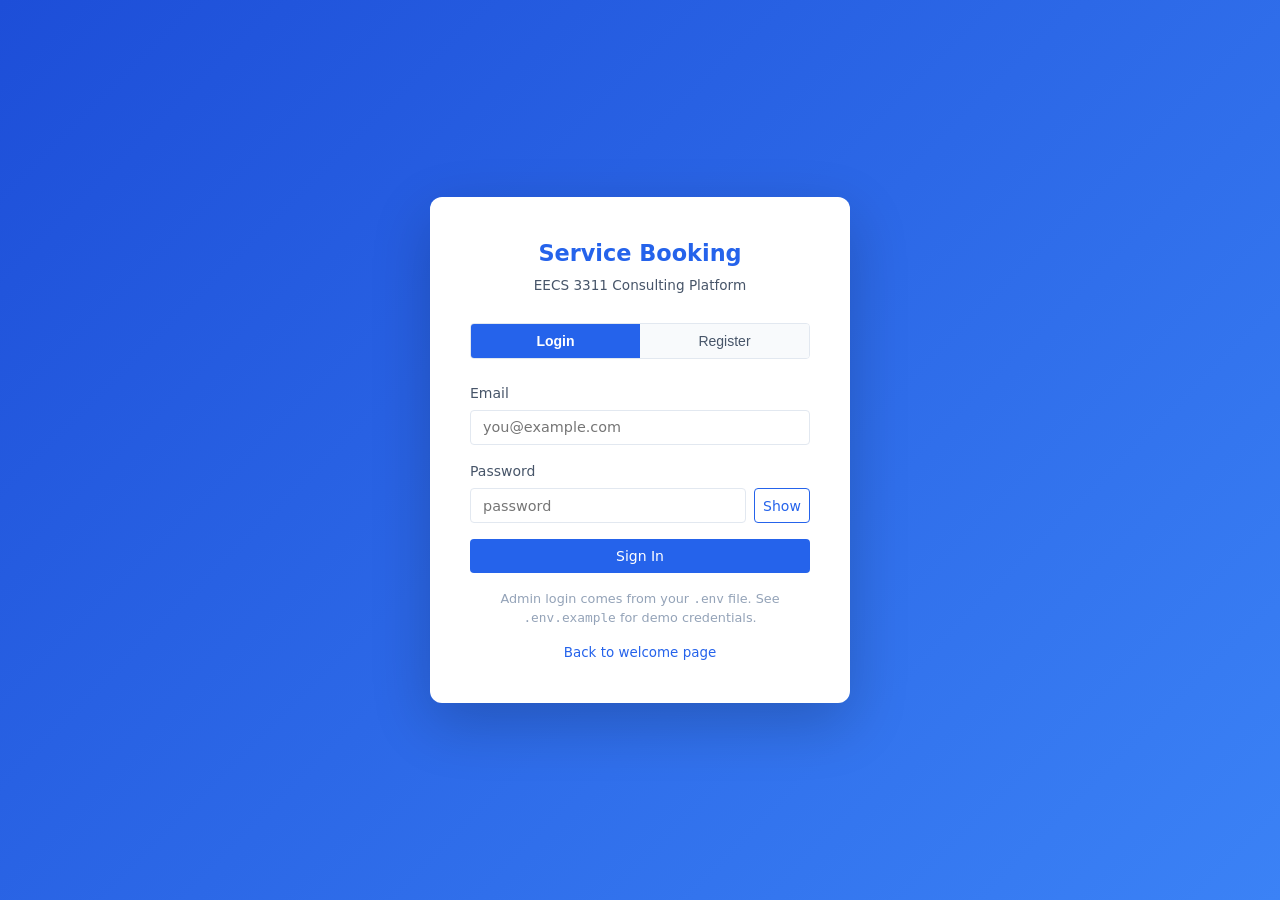
<file: Frontend/consultant.html>
<!DOCTYPE html>
<html lang="en">
<head>
    <meta charset="UTF-8">
    <meta name="viewport" content="width=device-width, initial-scale=1.0">
    <title>Consultant Dashboard - Service Booking</title>
    <link rel="stylesheet" href="css/style.css">
</head>
<body>

<nav class="navbar">
    <div class="navbar-brand">Service Booking <span>Consultant Portal</span></div>
    <div class="navbar-right">
        <span class="navbar-user user-name-display"></span>
        <button class="btn-logout" onclick="logout(this)">Logout</button>
    </div>
</nav>

<div class="tabs">
    <button class="tab-btn active" data-tab="tab-bookings" onclick="activateConsultantTab('tab-bookings')">Booking Requests</button>
    <button class="tab-btn" data-tab="tab-slots" onclick="activateConsultantTab('tab-slots')">My Availability</button>
    <button class="tab-btn" data-tab="tab-services" onclick="activateConsultantTab('tab-services')">My Services</button>
</div>

<div id="tab-bookings" class="page active">
    <div class="section-header">
        <h2>Booking Requests</h2>
    </div>
    <div id="alertBookings" class="alert"></div>
    <div class="toolbar">
        <div class="toolbar-group">
            <div class="form-group">
                <label for="consultantBookingSearch">Search</label>
                <input id="consultantBookingSearch" class="form-control" placeholder="Search booking, client, or service" oninput="renderBookings()">
            </div>
            <div class="form-group">
                <label for="consultantBookingStatus">Status</label>
                <select id="consultantBookingStatus" class="form-control" onchange="renderBookings()">
                    <option value="ALL">All statuses</option>
                    <option value="REQUESTED">Requested</option>
                    <option value="CONFIRMED">Confirmed</option>
                    <option value="PAID">Paid</option>
                    <option value="COMPLETED">Completed</option>
                    <option value="REJECTED">Rejected</option>
                    <option value="CANCELLED">Cancelled</option>
                </select>
            </div>
        </div>
        <button class="btn btn-outline btn-sm" onclick="loadBookings(this)">Refresh</button>
    </div>
    <div id="bookingSummary" class="summary-row"></div>

    <div class="card">
        <div class="table-wrap">
            <table>
                <thead>
                    <tr>
                        <th>Booking ID</th>
                        <th>Client</th>
                        <th>Service</th>
                        <th>Slot</th>
                        <th>Status</th>
                        <th>Progress</th>
                        <th>Actions</th>
                    </tr>
                </thead>
                <tbody id="bookingsTable">
                    <tr><td colspan="7"><div class="empty"><p>No bookings yet.</p></div></td></tr>
                </tbody>
            </table>
        </div>
    </div>
</div>

<div id="tab-slots" class="page">
    <div class="section-header">
        <h2>My Availability (UC8)</h2>
        <button class="btn btn-outline btn-sm" onclick="loadSlots(this)">Refresh</button>
    </div>
    <div id="alertSlots" class="alert"></div>

    <div class="card">
        <div class="card-title">Add Availability</div>
        <p style="font-size:.875rem;color:var(--gray-600);margin-bottom:1rem">
            Pick a start and end date/time from the calendar. The range is automatically split into
            1-hour slots, so 9:00 to 17:00 still creates 8 bookable slots.
        </p>
        <div class="form-row">
            <div class="form-group">
                <label>Start Date & Time</label>
                <input id="slotStart" class="form-control" type="datetime-local" step="3600">
            </div>
            <div class="form-group">
                <label>End Date & Time</label>
                <input id="slotEnd" class="form-control" type="datetime-local" step="3600">
            </div>
        </div>
        <button class="btn btn-primary" onclick="addSlot(this)">Add Slots</button>
    </div>

    <div class="card">
        <div class="card-title">Current Slots</div>
        <div id="slotSummary" class="summary-row"></div>
        <div id="slotSchedule" class="schedule-grid" style="margin-bottom:1rem"></div>
        <div class="table-wrap">
            <table>
                <thead>
                    <tr><th>Slot ID</th><th>Start</th><th>End</th><th>Status</th><th>Actions</th></tr>
                </thead>
                <tbody id="slotsTable">
                    <tr><td colspan="5"><div class="empty"><p>No slots added yet.</p></div></td></tr>
                </tbody>
            </table>
        </div>
    </div>
</div>

<div id="tab-services" class="page">
    <div class="section-header">
        <h2>My Services</h2>
    </div>
    <div id="alertServices" class="alert"></div>

    <div class="card">
        <div class="card-title">Add a New Service</div>
        <div class="form-row">
            <div class="form-group">
                <label>Title</label>
                <input id="svcTitle" class="form-control" placeholder="Java Tutoring">
            </div>
            <div class="form-group">
                <label>Price ($)</label>
                <input id="svcPrice" class="form-control" type="number" placeholder="100">
            </div>
        </div>
        <div class="form-row">
            <div class="form-group">
                <label>Duration (minutes)</label>
                <select id="svcDuration" class="form-control" onchange="toggleCustomDuration()">
                    <option value="30">30 minutes</option>
                    <option value="45">45 minutes</option>
                    <option value="60" selected>60 minutes</option>
                    <option value="CUSTOM">Custom...</option>
                </select>
                <input id="svcDurationCustom" class="form-control" type="number" min="1" max="60" step="1"
                    placeholder="Enter 1 to 60 minutes" style="display:none;margin-top:.5rem">
            </div>
            <div class="form-group">
                <label>Description</label>
                <input id="svcDesc" class="form-control" placeholder="One-on-one coaching session">
            </div>
        </div>
        <button class="btn btn-primary" onclick="addService(this)">Add Service</button>
    </div>

    <div class="card">
        <div class="card-title">Current Services</div>
        <div id="serviceSummary" class="summary-row"></div>
        <div id="myServicesList">
            <div class="empty"><p>No services yet.</p></div>
        </div>
    </div>
</div>

<script src="js/api.js"></script>
<script src="js/auth.js"></script>
<script>
const user = requireAuth('CONSULTANT');
if (user) renderNavbar(user);

let consultantBookings = [];
let consultantSlots = [];
let consultantServices = [];

function activateConsultantTab(tabId) {
    switchTab(tabId);
    if (tabId === 'tab-slots') {
        loadSlots();
        return;
    }
    if (tabId === 'tab-services') {
        loadMyServices();
        return;
    }
    loadBookings();
}

function formatDateTimeLocal(date) {
    const pad = value => String(value).padStart(2, '0');
    return `${date.getFullYear()}-${pad(date.getMonth() + 1)}-${pad(date.getDate())}T${pad(date.getHours())}:${pad(date.getMinutes())}`;
}

function setDefaultAvailabilityInputs() {
    const startInput = document.getElementById('slotStart');
    const endInput = document.getElementById('slotEnd');
    const now = new Date();
    const nextHour = new Date(now);
    nextHour.setMinutes(0, 0, 0);
    if (nextHour <= now) {
        nextHour.setHours(nextHour.getHours() + 1);
    }
    const oneHourLater = new Date(nextHour);
    oneHourLater.setHours(oneHourLater.getHours() + 1);

    const minValue = formatDateTimeLocal(now);
    startInput.min = minValue;
    endInput.min = minValue;

    if (!startInput.value) startInput.value = formatDateTimeLocal(nextHour);
    if (!endInput.value) endInput.value = formatDateTimeLocal(oneHourLater);
}

function toBackendDateTime(value) {
    return value && value.length === 16 ? `${value}:00` : value;
}

function toggleCustomDuration() {
    const select = document.getElementById('svcDuration');
    const customInput = document.getElementById('svcDurationCustom');
    const isCustom = select.value === 'CUSTOM';
    customInput.style.display = isCustom ? '' : 'none';
    if (!isCustom) {
        customInput.value = '';
    }
}

function getSelectedDurationMinutes() {
    const selected = document.getElementById('svcDuration').value;
    if (selected !== 'CUSTOM') {
        return selected;
    }
    const customValue = document.getElementById('svcDurationCustom').value.trim();
    const parsed = Number(customValue);
    if (!Number.isInteger(parsed) || parsed < 1 || parsed > 60) {
        return '';
    }
    return String(parsed);
}

async function loadBookings(button) {
    const task = async () => {
        try {
            consultantBookings = await api.get('/bookings');
            renderBookings();
        } catch (err) {
            showAlert('alertBookings', err.message);
        }
    };
    return button ? withButtonLoading(button, 'Refreshing...', task) : task();
}

function renderBookings() {
    const tbody = document.getElementById('bookingsTable');
    const term = document.getElementById('consultantBookingSearch').value.trim().toLowerCase();
    const status = document.getElementById('consultantBookingStatus').value;
    const filtered = consultantBookings.filter(booking => {
        const haystack = [
            booking.bookingId,
            booking.clientName,
            booking.serviceTitle,
        ].join(' ').toLowerCase();
        const matchesTerm = !term || haystack.includes(term);
        const matchesStatus = status === 'ALL' || booking.status === status;
        return matchesTerm && matchesStatus;
    });

    document.getElementById('bookingSummary').innerHTML = `
        <span class="summary-chip"><strong>${consultantBookings.length}</strong> total bookings</span>
        <span class="summary-chip"><strong>${consultantBookings.filter(b => b.status === 'REQUESTED').length}</strong> waiting for approval</span>
        <span class="summary-chip"><strong>${consultantBookings.filter(b => b.status === 'PAID').length}</strong> ready to complete</span>
    `;

    if (!filtered.length) {
        tbody.innerHTML = '<tr><td colspan="7"><div class="empty"><p>No bookings match your filters.</p></div></td></tr>';
        return;
    }

    tbody.innerHTML = filtered.map(b => `
        <tr>
            <td><code>${escapeHtml(b.bookingId)}</code></td>
            <td>${escapeHtml(b.clientName)}</td>
            <td>${escapeHtml(b.serviceTitle)}</td>
            <td>${fmtSlot(b.slotStart)}</td>
            <td>${badge(b.status)}</td>
            <td>${renderBookingProgress(b.status)}</td>
            <td>
                <div class="action-row">
                    ${b.status === 'REQUESTED' ? `
                        <button class="btn btn-success btn-sm" data-booking-id="${escapeAttr(b.bookingId)}" onclick="confirmBooking(this, this.dataset.bookingId)">Confirm</button>
                        <button class="btn btn-danger btn-sm" data-booking-id="${escapeAttr(b.bookingId)}" onclick="rejectBooking(this, this.dataset.bookingId)">Reject</button>
                    ` : ''}
                    ${b.status === 'PAID' ? `
                        <button class="btn btn-primary btn-sm" data-booking-id="${escapeAttr(b.bookingId)}" onclick="completeBooking(this, this.dataset.bookingId)">Complete</button>
                    ` : ''}
                </div>
            </td>
        </tr>
    `).join('');
}

async function confirmBooking(button, id) {
    const task = async () => {
        try {
            const b = await api.post(`/bookings/${id}/confirm`, {});
            showAlert('alertBookings', `Booking ${id} confirmed. Status: ${b.status}`, 'success');
            await loadBookings();
        } catch (err) {
            showAlert('alertBookings', err.message);
        }
    };
    return button ? withButtonLoading(button, 'Confirming...', task) : task();
}

async function rejectBooking(button, id) {
    const reason = prompt('Reason for rejection (optional):') || 'Rejected by consultant.';
    const task = async () => {
        try {
            await api.post(`/bookings/${id}/reject`, { reason });
            showAlert('alertBookings', `Booking ${id} rejected.`, 'success');
            await loadBookings();
        } catch (err) {
            showAlert('alertBookings', err.message);
        }
    };
    return button ? withButtonLoading(button, 'Rejecting...', task) : task();
}

async function completeBooking(button, id) {
    if (!confirm(`Mark booking ${id} as COMPLETED?`)) return;
    const task = async () => {
        try {
            const b = await api.post(`/bookings/${id}/complete`, {});
            showAlert('alertBookings', `Booking ${id} completed. Status: ${b.status}`, 'success');
            await loadBookings();
        } catch (err) {
            showAlert('alertBookings', err.message);
        }
    };
    return button ? withButtonLoading(button, 'Completing...', task) : task();
}

function formatDayHeading(iso) {
    return new Date(iso).toLocaleDateString([], {
        weekday: 'short',
        month: 'short',
        day: 'numeric',
    });
}

function renderSlots() {
    const tbody = document.getElementById('slotsTable');
    const schedule = document.getElementById('slotSchedule');
    const availableCount = consultantSlots.filter(slot => slot.available).length;
    const sortedSlots = consultantSlots.slice().sort((a, b) => new Date(a.start) - new Date(b.start));

    document.getElementById('slotSummary').innerHTML = `
        <span class="summary-chip"><strong>${consultantSlots.length}</strong> total slots</span>
        <span class="summary-chip"><strong>${availableCount}</strong> available now</span>
        <span class="summary-chip"><strong>${consultantSlots.length - availableCount}</strong> already reserved</span>
    `;

    if (!consultantSlots.length) {
        schedule.innerHTML = '';
        tbody.innerHTML = '<tr><td colspan="5"><div class="empty"><p>No slots added yet.</p></div></td></tr>';
        return;
    }

    const grouped = sortedSlots.reduce((acc, slot) => {
        const dateKey = new Date(slot.start).toDateString();
        if (!acc[dateKey]) acc[dateKey] = [];
        acc[dateKey].push(slot);
        return acc;
    }, {});

    schedule.innerHTML = Object.entries(grouped).map(([dateKey, slots]) => `
        <div class="schedule-card">
            <div class="schedule-card-head">
                <h3>${escapeHtml(formatDayHeading(slots[0].start))}</h3>
                <span>${slots.length} slot${slots.length === 1 ? '' : 's'}</span>
            </div>
            ${slots.map(s => `
                <div class="schedule-slot ${s.available ? '' : 'reserved'}">
                    <div>
                        <strong>${fmtSlotRange(s.start, s.end)}</strong>
                        <div class="schedule-slot-meta">${s.available ? 'Available to clients' : 'Already reserved'}</div>
                    </div>
                    ${s.available
                        ? `<button class="btn btn-danger btn-sm" data-slot-id="${escapeAttr(s.id)}" onclick="deleteSlot(this, this.dataset.slotId)">Remove</button>`
                        : badge('RESERVED')}
                </div>
            `).join('')}
        </div>
    `).join('');

    tbody.innerHTML = sortedSlots.map(s => `
        <tr>
            <td><code>${escapeHtml(String(s.id).substring(0, 8))}...</code></td>
            <td>${fmtSlot(s.start)}</td>
            <td>${fmtSlot(s.end)}</td>
            <td>${s.available ? badge('AVAILABLE') : badge('RESERVED')}</td>
            <td>
                ${s.available
                    ? `<button class="btn btn-danger btn-sm" data-slot-id="${escapeAttr(s.id)}" onclick="deleteSlot(this, this.dataset.slotId)">Remove</button>`
                    : '<span style="color:var(--gray-400);font-size:.8rem">Reserved</span>'}
            </td>
        </tr>
    `).join('');
}

async function loadSlots(button) {
    const task = async () => {
        try {
            consultantSlots = await api.get('/slots');
            renderSlots();
        } catch (err) {
            showAlert('alertSlots', err.message);
        }
    };
    return button ? withButtonLoading(button, 'Refreshing...', task) : task();
}

async function addSlot(button) {
    const start = toBackendDateTime(document.getElementById('slotStart').value.trim());
    const end = toBackendDateTime(document.getElementById('slotEnd').value.trim());
    if (!start || !end) {
        showAlert('alertSlots', 'Please enter both start and end times.');
        return;
    }

    const startDate = new Date(start);
    const endDate = new Date(end);
    const diffMs = endDate - startDate;
    if (!(diffMs > 0)) {
        showAlert('alertSlots', 'End time must be after the start time.');
        return;
    }
    if (diffMs < 60 * 60 * 1000 || diffMs % (60 * 60 * 1000) !== 0) {
        showAlert('alertSlots', 'Availability must be added in whole 1-hour blocks.');
        return;
    }

    const task = async () => {
        try {
            const result = await api.post('/slots', { start, end });
            showAlert('alertSlots', result.message, 'success');
            document.getElementById('slotStart').value = '';
            document.getElementById('slotEnd').value = '';
            setDefaultAvailabilityInputs();
            await loadSlots();
        } catch (err) {
            showAlert('alertSlots', err.message);
        }
    };

    return button ? withButtonLoading(button, 'Adding...', task) : task();
}

async function deleteSlot(button, id) {
    if (!confirm('Remove this slot?')) return;
    const task = async () => {
        try {
            await api.delete(`/slots/${id}`);
            showAlert('alertSlots', 'Slot removed.', 'success');
            await loadSlots();
        } catch (err) {
            showAlert('alertSlots', err.message);
        }
    };
    return button ? withButtonLoading(button, 'Removing...', task) : task();
}

async function loadMyServices(button) {
    const task = async () => {
        try {
            const all = await api.get('/services');
            consultantServices = all.filter(s => s.consultantId === user.userId);
            const container = document.getElementById('myServicesList');
            document.getElementById('serviceSummary').innerHTML = `
                <span class="summary-chip"><strong>${consultantServices.length}</strong> active services</span>
                <span class="summary-chip">Durations are kept within the 1-hour slot model</span>
            `;

            if (!consultantServices.length) {
                container.innerHTML = '<div class="empty"><p>No services added yet.</p></div>';
                return;
            }

            container.innerHTML = `<div class="service-grid">${consultantServices.map(s => `
                <div class="service-card">
                    <h3>${escapeHtml(s.title)}</h3>
                    <div class="meta">${Number(s.durationMin)} min</div>
                    <div class="price">$${Number(s.price).toFixed(2)}</div>
                    <p style="font-size:.8rem;color:var(--gray-600);margin-top:.5rem">${escapeHtml(s.description || 'No description provided yet.')}</p>
                </div>
            `).join('')}</div>`;
        } catch (err) {
            showAlert('alertServices', err.message);
        }
    };
    return button ? withButtonLoading(button, 'Refreshing...', task) : task();
}

async function addService(button) {
    const title = document.getElementById('svcTitle').value.trim();
    const price = document.getElementById('svcPrice').value.trim();
    const durationMin = getSelectedDurationMinutes();
    const description = document.getElementById('svcDesc').value.trim();

    if (!title || !price || !durationMin) {
        showAlert('alertServices', 'Title, price, and duration are required.');
        return;
    }

    if (Number(durationMin) > 60) {
        showAlert('alertServices', 'Service duration must be between 1 and 60 minutes.');
        return;
    }

    if (Number(price) <= 0) {
        showAlert('alertServices', 'Price must be greater than 0.');
        return;
    }

    const task = async () => {
        try {
            await api.post('/services', { title, description, durationMin, price });
            showAlert('alertServices', `Service "${title}" added.`, 'success');
            document.getElementById('svcTitle').value = '';
            document.getElementById('svcPrice').value = '';
            document.getElementById('svcDuration').value = '60';
            document.getElementById('svcDurationCustom').value = '';
            document.getElementById('svcDesc').value = '';
            toggleCustomDuration();
            await loadMyServices();
        } catch (err) {
            showAlert('alertServices', err.message);
        }
    };

    return button ? withButtonLoading(button, 'Saving...', task) : task();
}

function initConsultantDashboard() {
    const activeTab = restoreSavedTab('tab-bookings');
    if (activeTab === 'tab-slots') {
        loadSlots();
        return;
    }
    if (activeTab === 'tab-services') {
        loadMyServices();
        return;
    }
    loadBookings();
}

initConsultantDashboard();
setDefaultAvailabilityInputs();
toggleCustomDuration();
</script>

</body>
</html>
</file>
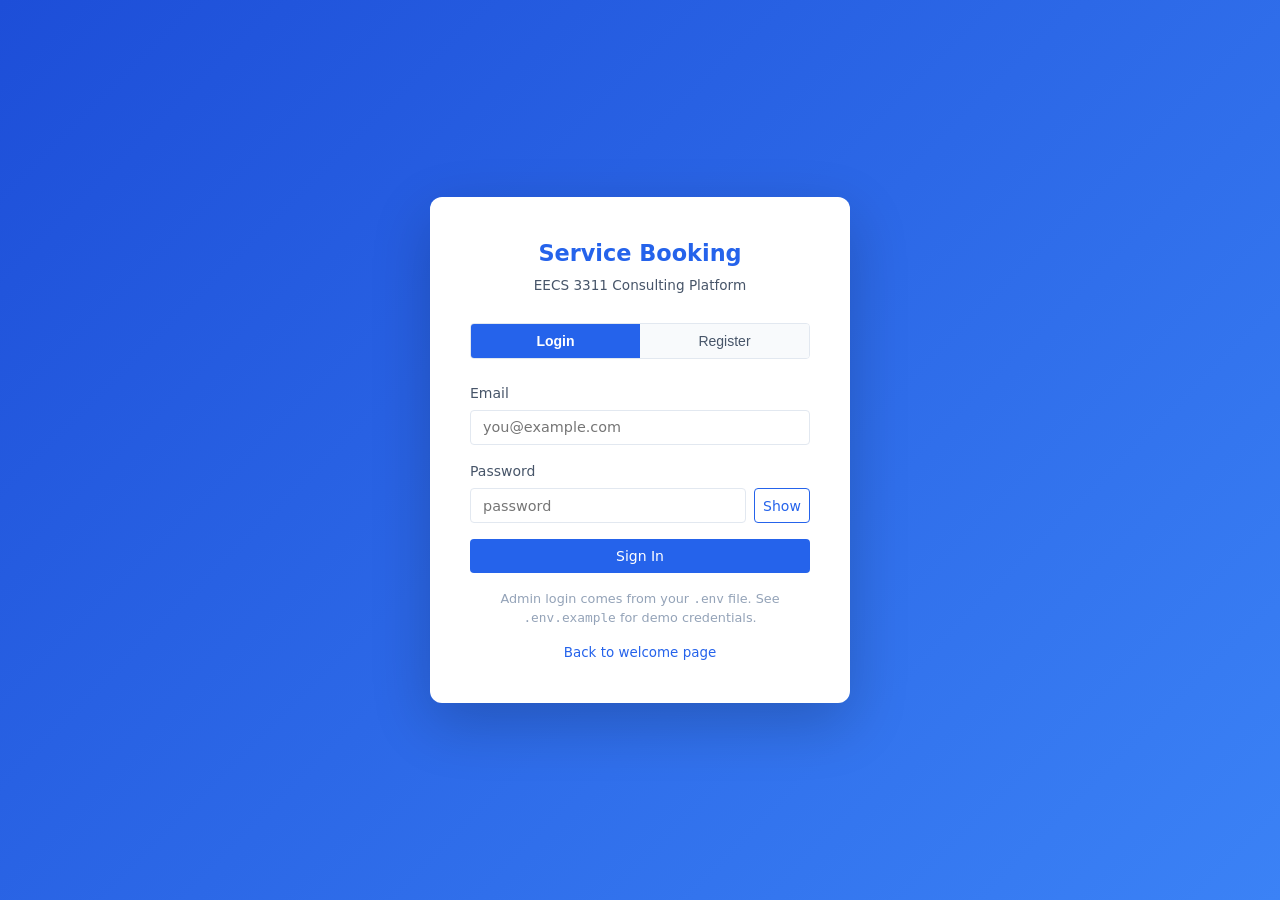
<file: Frontend/login.html>
<!DOCTYPE html>
<html lang="en">
<head>
    <meta charset="UTF-8">
    <meta name="viewport" content="width=device-width, initial-scale=1.0">
    <title>Login - Service Booking Platform</title>
    <link rel="stylesheet" href="css/style.css">
</head>
<body>

<div class="login-wrapper">
    <div class="login-box">

        <div class="login-logo">
            <h1>Service Booking</h1>
            <p>EECS 3311 Consulting Platform</p>
        </div>

        <div class="toggle-form">
            <button class="active" onclick="showForm('login')">Login</button>
            <button onclick="showForm('register')">Register</button>
        </div>

        <div id="loginForm">
            <div id="loginAlert" class="alert"></div>

            <div class="form-group">
                <label>Email</label>
                <input id="loginEmail" type="email" class="form-control" placeholder="you@example.com">
            </div>
            <div class="form-group">
                <label>Password</label>
                <div class="input-with-action">
                    <input id="loginPassword" type="password" class="form-control" placeholder="password">
                    <button type="button" class="btn btn-outline input-action-btn" onclick="togglePassword('loginPassword', this)">Show</button>
                </div>
            </div>
            <button id="loginBtn" class="btn btn-primary btn-block" onclick="doLogin(this)">Sign In</button>

            <div class="login-footer">
                Admin login comes from your <code>.env</code> file. See <code>.env.example</code> for demo credentials.
            </div>
            <div class="login-link-row">
                <a href="index.html">Back to welcome page</a>
            </div>
        </div>

        <div id="registerForm" style="display:none">
            <div id="regAlert" class="alert"></div>

            <div class="form-group">
                <label>Register as</label>
                <select id="regRole" class="form-control" onchange="toggleBio()">
                    <option value="client">Client</option>
                    <option value="consultant">Consultant</option>
                </select>
            </div>

            <div class="form-group">
                <label>Full Name</label>
                <input id="regName" type="text" class="form-control" placeholder="Jane Doe">
            </div>
            <div class="form-group">
                <label>Email</label>
                <input id="regEmail" type="email" class="form-control" placeholder="you@example.com">
            </div>
            <div class="form-group">
                <label>Password <small>(min. 6 chars)</small></label>
                <div class="input-with-action">
                    <input id="regPassword" type="password" class="form-control" placeholder="password">
                    <button type="button" class="btn btn-outline input-action-btn" onclick="togglePassword('regPassword', this)">Show</button>
                </div>
            </div>

            <div class="form-group" id="bioGroup" style="display:none">
                <label>Bio / Specialty</label>
                <input id="regBio" type="text" class="form-control" placeholder="e.g. Java and systems expert">
            </div>

            <button id="registerBtn" class="btn btn-primary btn-block" onclick="doRegister(this)">Create Account</button>
            <div class="login-footer" id="regNote" style="display:none">
                Consultant accounts need admin approval before they can accept bookings.
            </div>
            <div class="login-link-row">
                <a href="index.html">Back to welcome page</a>
            </div>
        </div>

    </div>
</div>

<script src="js/api.js"></script>
<script src="js/auth.js"></script>
<script>
const existingToken = sessionStorage.getItem('token');
const existingRole = sessionStorage.getItem('role');
if (existingToken && existingRole) {
    redirectByRole(existingRole);
}

function redirectByRole(role) {
    const map = {
        ADMIN: 'admin.html',
        CLIENT: 'client.html',
        CONSULTANT: 'consultant.html',
    };
    window.location.href = map[role] || 'login.html';
}

function showForm(which) {
    document.getElementById('loginForm').style.display = which === 'login' ? '' : 'none';
    document.getElementById('registerForm').style.display = which === 'register' ? '' : 'none';
    document.querySelectorAll('.toggle-form button').forEach((button, index) => {
        button.classList.toggle('active', (index === 0 && which === 'login') || (index === 1 && which === 'register'));
    });
}

function toggleBio() {
    const isConsultant = document.getElementById('regRole').value === 'consultant';
    document.getElementById('bioGroup').style.display = isConsultant ? '' : 'none';
    document.getElementById('regNote').style.display = isConsultant ? '' : 'none';
}

function togglePassword(inputId, button) {
    const input = document.getElementById(inputId);
    if (!input) return;
    const reveal = input.type === 'password';
    input.type = reveal ? 'text' : 'password';
    if (button) {
        button.textContent = reveal ? 'Hide' : 'Show';
    }
}

function showMsg(id, message, type = 'error') {
    showAlert(id, message, type);
}

async function doLogin(button) {
    const email = document.getElementById('loginEmail').value.trim();
    const password = document.getElementById('loginPassword').value;
    if (!email || !password) {
        showMsg('loginAlert', 'Please fill in all fields.');
        return;
    }

    const task = async () => {
        try {
            const data = await api.post('/auth/login', { email, password });
            sessionStorage.setItem('token', data.token);
            sessionStorage.setItem('userId', data.userId);
            sessionStorage.setItem('role', data.role);
            sessionStorage.setItem('name', data.name);
            sessionStorage.setItem('email', data.email);
            redirectByRole(data.role);
        } catch (err) {
            showMsg('loginAlert', err.message);
        }
    };

    return button ? withButtonLoading(button, 'Signing In...', task) : task();
}

async function doRegister(button) {
    const role = document.getElementById('regRole').value;
    const name = document.getElementById('regName').value.trim();
    const email = document.getElementById('regEmail').value.trim();
    const password = document.getElementById('regPassword').value;
    const bio = document.getElementById('regBio').value.trim();

    if (!name || !email || !password) {
        showMsg('regAlert', 'Please fill in all required fields.');
        return;
    }

    const task = async () => {
        try {
            const path = role === 'consultant' ? '/auth/register/consultant' : '/auth/register/client';
            const body = role === 'consultant' ? { name, email, password, bio } : { name, email, password };
            await api.post(path, body);
            showMsg('regAlert', 'Account created! You can now log in.', 'success');
            setTimeout(() => showForm('login'), 1500);
        } catch (err) {
            showMsg('regAlert', err.message);
        }
    };

    return button ? withButtonLoading(button, 'Creating...', task) : task();
}

const mode = new URLSearchParams(window.location.search).get('mode');
if (mode === 'register') {
    showForm('register');
}

toggleBio();

document.addEventListener('keydown', event => {
    if (event.key !== 'Enter') return;
    if (document.getElementById('loginForm').style.display !== 'none') {
        doLogin(document.getElementById('loginBtn'));
        return;
    }
    doRegister(document.getElementById('registerBtn'));
});
</script>
</body>
</html>
</file>
<file: Frontend/css/style.css>
/* ============================================================
   Service Booking Platform – Phase 2 Stylesheet
   One file used by every page. CSS variables at the top
   make it easy to change the colour scheme in one place.
   ============================================================ */

/* ── Colour palette & design tokens ─────────────────────────── */
:root {
    --blue:        #2563eb;
    --blue-dark:   #1d4ed8;
    --blue-light:  #eff6ff;
    --green:       #16a34a;
    --green-light: #f0fdf4;
    --red:         #dc2626;
    --red-light:   #fef2f2;
    --yellow:      #ca8a04;
    --yellow-light:#fefce8;
    --gray-50:     #f8fafc;
    --gray-100:    #f1f5f9;
    --gray-200:    #e2e8f0;
    --gray-400:    #94a3b8;
    --gray-600:    #475569;
    --gray-800:    #1e293b;
    --white:       #ffffff;
    --shadow:      0 1px 3px rgba(0,0,0,.10), 0 1px 2px rgba(0,0,0,.06);
    --shadow-md:   0 4px 6px rgba(0,0,0,.07), 0 2px 4px rgba(0,0,0,.06);
    --radius:      8px;
    --radius-sm:   4px;
    --font:        'Segoe UI', system-ui, -apple-system, sans-serif;
}

/* ── Reset ───────────────────────────────────────────────────── */
*, *::before, *::after { box-sizing: border-box; margin: 0; padding: 0; }
body {
    font-family: var(--font);
    background: var(--gray-100);
    color: var(--gray-800);
    min-height: 100vh;
    line-height: 1.5;
}

/* ── Top navigation bar ──────────────────────────────────────── */
.navbar {
    background: var(--blue);
    color: var(--white);
    padding: 0 2rem;
    height: 56px;
    display: flex;
    align-items: center;
    justify-content: space-between;
    position: sticky;
    top: 0;
    z-index: 100;
    box-shadow: var(--shadow-md);
}
.navbar-brand {
    font-size: 1.1rem;
    font-weight: 700;
    letter-spacing: .3px;
}
.navbar-brand span { opacity: .75; font-weight: 400; font-size: .9rem; margin-left: .75rem; }
.navbar-right { display: flex; align-items: center; gap: 1rem; }
.navbar-user { font-size: .875rem; opacity: .9; }
.btn-logout {
    background: rgba(255,255,255,.15);
    color: var(--white);
    border: 1px solid rgba(255,255,255,.3);
    padding: .35rem .9rem;
    border-radius: var(--radius-sm);
    cursor: pointer;
    font-size: .875rem;
    transition: background .15s;
}
.btn-logout:hover { background: rgba(255,255,255,.25); }

/* ── Tab navigation ──────────────────────────────────────────── */
.tabs {
    background: var(--white);
    border-bottom: 1px solid var(--gray-200);
    display: flex;
    gap: 0;
    padding: 0 2rem;
    overflow-x: auto;
}
.tab-btn {
    background: none;
    border: none;
    border-bottom: 3px solid transparent;
    padding: .875rem 1.25rem;
    cursor: pointer;
    font-size: .9rem;
    color: var(--gray-600);
    white-space: nowrap;
    transition: color .15s, border-color .15s;
}
.tab-btn:hover { color: var(--blue); }
.tab-btn.active { color: var(--blue); border-bottom-color: var(--blue); font-weight: 600; }

/* ── Main page container ─────────────────────────────────────── */
.page { display: none; padding: 2rem; max-width: 1100px; margin: 0 auto; }
.page.active { display: block; }

/* ── Cards ───────────────────────────────────────────────────── */
.card {
    background: var(--white);
    border-radius: var(--radius);
    box-shadow: var(--shadow);
    padding: 1.5rem;
    margin-bottom: 1.5rem;
}
.card-title {
    font-size: 1rem;
    font-weight: 600;
    color: var(--gray-800);
    margin-bottom: 1.25rem;
    padding-bottom: .75rem;
    border-bottom: 1px solid var(--gray-200);
}

/* ── Service cards grid ──────────────────────────────────────── */
.service-grid {
    display: grid;
    grid-template-columns: repeat(auto-fill, minmax(280px, 1fr));
    gap: 1rem;
}
.service-card {
    background: var(--white);
    border: 1px solid var(--gray-200);
    border-radius: var(--radius);
    padding: 1.25rem;
    transition: box-shadow .15s, border-color .15s;
}
.service-card:hover { box-shadow: var(--shadow-md); border-color: var(--blue); }
.service-card h3 { font-size: 1rem; margin-bottom: .35rem; }
.service-card .meta { font-size: .8rem; color: var(--gray-600); margin-bottom: .75rem; }
.service-card .price { font-size: 1.1rem; font-weight: 700; color: var(--blue); }

/* ── Forms ───────────────────────────────────────────────────── */
.form-group { margin-bottom: 1rem; }
.form-group label {
    display: block;
    font-size: .875rem;
    font-weight: 500;
    color: var(--gray-600);
    margin-bottom: .35rem;
}
.form-control {
    width: 100%;
    padding: .55rem .75rem;
    border: 1px solid var(--gray-200);
    border-radius: var(--radius-sm);
    font-size: .9rem;
    font-family: var(--font);
    transition: border-color .15s, box-shadow .15s;
    background: var(--white);
    color: var(--gray-800);
}
.form-control:focus {
    outline: none;
    border-color: var(--blue);
    box-shadow: 0 0 0 3px rgba(37,99,235,.12);
}
select.form-control { cursor: pointer; }
.form-row { display: grid; grid-template-columns: 1fr 1fr; gap: 1rem; }
@media(max-width:600px) { .form-row { grid-template-columns: 1fr; } }

/* ── Buttons ─────────────────────────────────────────────────── */
.btn {
    display: inline-flex;
    align-items: center;
    gap: .4rem;
    padding: .55rem 1.1rem;
    border-radius: var(--radius-sm);
    border: none;
    cursor: pointer;
    font-size: .875rem;
    font-weight: 500;
    font-family: var(--font);
    transition: background .15s, opacity .15s;
    text-decoration: none;
    white-space: nowrap;
}
.btn:disabled { opacity: .55; cursor: not-allowed; }
.btn-primary  { background: var(--blue);  color: var(--white); }
.btn-primary:hover:not(:disabled)  { background: var(--blue-dark); }
.btn-success  { background: var(--green); color: var(--white); }
.btn-success:hover:not(:disabled)  { background: #15803d; }
.btn-danger   { background: var(--red);   color: var(--white); }
.btn-danger:hover:not(:disabled)   { background: #b91c1c; }
.btn-outline  { background: var(--white); color: var(--blue); border: 1px solid var(--blue); }
.btn-outline:hover:not(:disabled)  { background: var(--blue-light); }
.btn-sm { padding: .3rem .7rem; font-size: .8rem; }
.btn-block { width: 100%; justify-content: center; }

/* ── Tables ──────────────────────────────────────────────────── */
.table-wrap { overflow-x: auto; }
table { width: 100%; border-collapse: collapse; font-size: .875rem; }
thead th {
    text-align: left;
    padding: .65rem 1rem;
    background: var(--gray-50);
    border-bottom: 1px solid var(--gray-200);
    color: var(--gray-600);
    font-weight: 600;
    font-size: .8rem;
    text-transform: uppercase;
    letter-spacing: .5px;
}
tbody td {
    padding: .75rem 1rem;
    border-bottom: 1px solid var(--gray-100);
    vertical-align: middle;
}
tbody tr:last-child td { border-bottom: none; }
tbody tr:hover { background: var(--gray-50); }

/* ── Status badges ───────────────────────────────────────────── */
.badge {
    display: inline-block;
    padding: .2rem .6rem;
    border-radius: 100px;
    font-size: .75rem;
    font-weight: 600;
    letter-spacing: .3px;
}
.badge-requested    { background: var(--yellow-light); color: var(--yellow); }
.badge-confirmed    { background: var(--blue-light);   color: var(--blue); }
.badge-pending      { background: #fff7ed;              color: #c2410c; }
.badge-paid         { background: var(--green-light);  color: var(--green); }
.badge-completed    { background: #f0fdf4;              color: #166534; }
.badge-cancelled    { background: var(--gray-100);     color: var(--gray-600); }
.badge-rejected     { background: var(--red-light);    color: var(--red); }
.badge-approved     { background: var(--green-light);  color: var(--green); }
.badge-pending_reg  { background: var(--yellow-light); color: var(--yellow); }
.badge-success      { background: var(--green-light);  color: var(--green); }
.badge-failed       { background: var(--red-light);    color: var(--red); }
.badge-refunded     { background: var(--yellow-light); color: var(--yellow); }

/* ── Alert messages ──────────────────────────────────────────── */
.alert {
    padding: .75rem 1rem;
    border-radius: var(--radius-sm);
    font-size: .875rem;
    margin-bottom: 1rem;
    display: none;
}
.alert.show { display: block; }
.alert-error   { background: var(--red-light);    color: var(--red);   border-left: 3px solid var(--red); }
.alert-success { background: var(--green-light);  color: var(--green); border-left: 3px solid var(--green); }
.alert-info    { background: var(--blue-light);   color: var(--blue);  border-left: 3px solid var(--blue); }

/* ── Login page ──────────────────────────────────────────────── */
.login-wrapper {
    display: flex;
    align-items: center;
    justify-content: center;
    min-height: 100vh;
    background: linear-gradient(135deg, #1d4ed8 0%, #3b82f6 100%);
}
.login-box {
    background: var(--white);
    border-radius: 12px;
    padding: 2.5rem;
    width: 100%;
    max-width: 420px;
    box-shadow: 0 20px 60px rgba(0,0,0,.2);
}
.login-logo {
    text-align: center;
    margin-bottom: 1.75rem;
}
.login-logo h1 { font-size: 1.4rem; color: var(--blue); }
.login-logo p  { font-size: .85rem; color: var(--gray-600); margin-top: .3rem; }
.toggle-form { display: flex; gap: 0; margin-bottom: 1.5rem; border-radius: var(--radius-sm); overflow: hidden; border: 1px solid var(--gray-200); }
.toggle-form button {
    flex: 1;
    padding: .55rem;
    border: none;
    background: var(--gray-50);
    color: var(--gray-600);
    cursor: pointer;
    font-size: .875rem;
    transition: background .15s, color .15s;
}
.toggle-form button.active { background: var(--blue); color: var(--white); font-weight: 600; }
.login-footer { text-align: center; margin-top: 1rem; font-size: .8rem; color: var(--gray-400); }

/* ── Empty state ─────────────────────────────────────────────── */
.empty {
    text-align: center;
    padding: 3rem 1rem;
    color: var(--gray-400);
}
.empty p { font-size: .9rem; }

/* ── Loading spinner ─────────────────────────────────────────── */
.spinner {
    width: 20px; height: 20px;
    border: 2px solid var(--gray-200);
    border-top-color: var(--blue);
    border-radius: 50%;
    animation: spin .6s linear infinite;
    display: inline-block;
}
@keyframes spin { to { transform: rotate(360deg); } }

/* ── Section headers ─────────────────────────────────────────── */
.section-header {
    display: flex;
    align-items: center;
    justify-content: space-between;
    margin-bottom: 1.25rem;
}
.section-header h2 { font-size: 1.1rem; font-weight: 600; }

/* ── Slot pills ──────────────────────────────────────────────── */
.slot-list { display: flex; flex-wrap: wrap; gap: .5rem; margin-top: .75rem; }
.slot-pill {
    background: var(--blue-light);
    color: var(--blue);
    border: 1px solid #bfdbfe;
    border-radius: 100px;
    padding: .3rem .85rem;
    font-size: .8rem;
    cursor: pointer;
    transition: background .15s;
}
.slot-pill:hover { background: #dbeafe; }
.slot-pill.selected { background: var(--blue); color: var(--white); }
.slot-pill.reserved { background: var(--gray-100); color: var(--gray-400); border-color: var(--gray-200); cursor: default; }

/* ── Action buttons row in tables ────────────────────────────── */
.action-row { display: flex; gap: .4rem; }

/* ── Payment method tag ──────────────────────────────────────── */
.pm-tag { font-size: .8rem; color: var(--gray-600); font-family: monospace; }

/* Shared UX helpers */
.toast-stack {
    position: fixed;
    top: 1rem;
    right: 1rem;
    display: flex;
    flex-direction: column;
    gap: .65rem;
    z-index: 1200;
    width: min(360px, calc(100vw - 2rem));
}

.toast {
    display: flex;
    align-items: flex-start;
    justify-content: space-between;
    gap: .75rem;
    padding: .9rem 1rem;
    border-radius: 12px;
    box-shadow: 0 16px 40px rgba(15, 23, 42, .18);
    border: 1px solid var(--gray-200);
    background: var(--white);
    color: var(--gray-800);
    opacity: 0;
    transform: translateY(-8px);
    transition: opacity .18s ease, transform .18s ease;
}

.toast.show {
    opacity: 1;
    transform: translateY(0);
}

.toast-success {
    border-left: 4px solid var(--green);
    background: linear-gradient(180deg, #ffffff 0%, #f7fff9 100%);
}

.toast-error {
    border-left: 4px solid var(--red);
    background: linear-gradient(180deg, #ffffff 0%, #fff8f8 100%);
}

.toast-info {
    border-left: 4px solid var(--blue);
    background: linear-gradient(180deg, #ffffff 0%, #f7fbff 100%);
}

.toast-copy {
    font-size: .875rem;
    line-height: 1.45;
}

.toast-close {
    border: none;
    background: none;
    color: var(--gray-400);
    cursor: pointer;
    font-size: 1rem;
    line-height: 1;
    padding: .1rem;
}

.toast-close:hover {
    color: var(--gray-800);
}

.btn-loading {
    pointer-events: none;
}

.spinner-inline {
    width: 14px;
    height: 14px;
}

.toolbar {
    display: flex;
    align-items: end;
    justify-content: space-between;
    gap: 1rem;
    flex-wrap: wrap;
    margin-bottom: 1rem;
}

.toolbar-group {
    display: flex;
    gap: .75rem;
    flex-wrap: wrap;
    align-items: end;
}

.toolbar .form-group {
    min-width: 180px;
    margin-bottom: 0;
}

.toolbar-note {
    font-size: .8rem;
    color: var(--gray-600);
}

.summary-row {
    display: flex;
    flex-wrap: wrap;
    gap: .75rem;
    margin-bottom: 1rem;
}

.summary-chip {
    display: inline-flex;
    align-items: center;
    gap: .45rem;
    padding: .55rem .8rem;
    background: var(--white);
    border: 1px solid var(--gray-200);
    border-radius: 999px;
    box-shadow: var(--shadow);
    font-size: .82rem;
    color: var(--gray-600);
}

.summary-chip strong {
    color: var(--gray-800);
    font-size: .92rem;
}

.progress-track {
    display: grid;
    grid-template-columns: repeat(4, minmax(70px, 1fr));
    gap: .5rem;
    min-width: 280px;
}

.progress-step {
    position: relative;
    display: flex;
    flex-direction: column;
    gap: .35rem;
}

.progress-step::after {
    content: '';
    position: absolute;
    top: 12px;
    left: calc(50% + 14px);
    right: calc(-50% + 14px);
    height: 2px;
    background: var(--gray-200);
    z-index: 0;
}

.progress-step:last-child::after {
    display: none;
}

.progress-step.done::after {
    background: #93c5fd;
}

.progress-node {
    position: relative;
    z-index: 1;
    width: 24px;
    height: 24px;
    border-radius: 50%;
    background: var(--gray-100);
    border: 2px solid var(--gray-200);
    color: var(--gray-600);
    display: inline-flex;
    align-items: center;
    justify-content: center;
    font-size: .72rem;
    font-weight: 700;
}

.progress-step.done .progress-node {
    background: var(--blue);
    border-color: var(--blue);
    color: var(--white);
}

.progress-label {
    font-size: .69rem;
    color: var(--gray-600);
    line-height: 1.3;
    text-transform: capitalize;
}

.progress-step.done .progress-label {
    color: var(--gray-800);
    font-weight: 600;
}

.progress-terminal {
    display: inline-flex;
    align-items: center;
    padding: .3rem .7rem;
    border-radius: 999px;
    font-size: .75rem;
    font-weight: 700;
    letter-spacing: .3px;
}

.progress-terminal-rejected {
    background: var(--red-light);
    color: var(--red);
}

.progress-terminal-cancelled {
    background: var(--gray-100);
    color: var(--gray-600);
}

.schedule-grid {
    display: grid;
    grid-template-columns: repeat(auto-fit, minmax(260px, 1fr));
    gap: 1rem;
}

.schedule-card {
    border: 1px solid var(--gray-200);
    border-radius: 14px;
    padding: 1rem;
    background: linear-gradient(180deg, #ffffff 0%, #f8fbff 100%);
}

.schedule-card-head {
    display: flex;
    align-items: baseline;
    justify-content: space-between;
    gap: 1rem;
    margin-bottom: .9rem;
}

.schedule-card-head h3 {
    font-size: .96rem;
}

.schedule-card-head span {
    color: var(--gray-600);
    font-size: .8rem;
}

.schedule-slot {
    display: flex;
    align-items: center;
    justify-content: space-between;
    gap: .75rem;
    padding: .7rem .8rem;
    border-radius: 12px;
    background: var(--white);
    border: 1px solid var(--gray-100);
    margin-bottom: .6rem;
}

.schedule-slot:last-child {
    margin-bottom: 0;
}

.schedule-slot strong {
    display: block;
    font-size: .88rem;
}

.schedule-slot-meta {
    font-size: .78rem;
    color: var(--gray-600);
}

.schedule-slot.reserved {
    background: #f8fafc;
}

.input-with-action {
    display: flex;
    align-items: stretch;
    gap: .5rem;
}

.input-action-btn {
    min-width: 44px;
    justify-content: center;
    padding-left: .75rem;
    padding-right: .75rem;
}

.table-cell-stack {
    display: flex;
    flex-direction: column;
    gap: .25rem;
}

.table-cell-stack small {
    color: var(--gray-600);
    font-size: .75rem;
}

.muted-note {
    font-size: .78rem;
    color: var(--gray-600);
}

.policy-grid {
    display: grid;
    grid-template-columns: 1fr 1fr;
    gap: 1rem;
    font-size: .875rem;
}

.login-link-row {
    display: flex;
    justify-content: center;
    margin-top: 1rem;
}

.login-link-row a {
    color: var(--blue);
    font-size: .84rem;
    text-decoration: none;
    font-weight: 500;
}

.login-link-row a:hover {
    text-decoration: underline;
}

@media(max-width:900px) {
    .progress-track {
        grid-template-columns: repeat(2, minmax(90px, 1fr));
        min-width: 0;
    }

    .progress-step::after {
        display: none;
    }
}

@media(max-width:720px) {
    .toolbar,
    .toolbar-group {
        flex-direction: column;
        align-items: stretch;
    }

    .toolbar .form-group,
    .toolbar .btn {
        width: 100%;
    }

    .input-with-action {
        flex-direction: column;
    }

    .action-row {
        flex-wrap: wrap;
    }

    .policy-grid {
        grid-template-columns: 1fr;
    }

    .toast-stack {
        left: 1rem;
        right: 1rem;
        width: auto;
    }
}

/* Landing page */
.landing-body {
    min-height: 100vh;
    background:
        radial-gradient(circle at top left, rgba(37,99,235,.18), transparent 28rem),
        radial-gradient(circle at bottom right, rgba(22,163,74,.14), transparent 26rem),
        linear-gradient(180deg, #f8fbff 0%, #eef4ff 45%, #f8fafc 100%);
}

.landing-shell {
    max-width: 1180px;
    margin: 0 auto;
    padding: 3rem 1.5rem 4rem;
}

.landing-hero {
    display: grid;
    grid-template-columns: minmax(0, 1.2fr) minmax(300px, .8fr);
    gap: 1.5rem;
    align-items: stretch;
}

.landing-copy,
.landing-panel-card,
.landing-card {
    background: rgba(255,255,255,.84);
    backdrop-filter: blur(10px);
    border: 1px solid rgba(148,163,184,.18);
    box-shadow: 0 18px 40px rgba(37,99,235,.10);
}

.landing-copy {
    border-radius: 28px;
    padding: 3rem;
}

.landing-kicker {
    display: inline-flex;
    align-items: center;
    gap: .45rem;
    background: var(--blue-light);
    color: var(--blue-dark);
    border-radius: 999px;
    padding: .35rem .8rem;
    font-size: .78rem;
    font-weight: 700;
    letter-spacing: .08em;
    text-transform: uppercase;
    margin-bottom: 1rem;
}

.landing-copy h1 {
    font-size: clamp(2.3rem, 4vw, 4.5rem);
    line-height: 1.05;
    letter-spacing: -.04em;
    max-width: 12ch;
}

.landing-lead {
    margin-top: 1.15rem;
    max-width: 58ch;
    font-size: 1.02rem;
    color: var(--gray-600);
}

.landing-actions {
    display: flex;
    flex-wrap: wrap;
    gap: .85rem;
    margin-top: 1.75rem;
}

.landing-btn {
    min-width: 150px;
    justify-content: center;
    padding: .8rem 1.25rem;
}

.landing-meta {
    display: grid;
    grid-template-columns: repeat(3, minmax(0, 1fr));
    gap: .75rem;
    margin-top: 2rem;
}

.landing-meta span {
    background: rgba(37,99,235,.05);
    border: 1px solid rgba(37,99,235,.10);
    border-radius: 16px;
    padding: .85rem 1rem;
    color: var(--gray-600);
    font-size: .88rem;
}

.landing-panel {
    display: grid;
    gap: 1rem;
}

.landing-panel-card {
    border-radius: 24px;
    padding: 1.5rem;
}

.landing-panel-primary {
    background: linear-gradient(160deg, rgba(37,99,235,.96), rgba(30,41,59,.96));
    color: var(--white);
}

.landing-panel-primary h2 {
    font-size: 1.45rem;
    margin-top: .4rem;
}

.landing-panel-label {
    font-size: .78rem;
    font-weight: 700;
    letter-spacing: .08em;
    text-transform: uppercase;
    opacity: .8;
}

.landing-steps {
    margin-top: 1rem;
    padding-left: 1.2rem;
    display: grid;
    gap: .65rem;
}

.landing-grid {
    display: grid;
    grid-template-columns: repeat(3, minmax(0, 1fr));
    gap: 1rem;
    margin-top: 1.25rem;
}

.landing-card {
    border-radius: 22px;
    padding: 1.5rem;
}

.landing-card h3 {
    font-size: 1.05rem;
    margin-bottom: .55rem;
}

.landing-card p,
.landing-panel-card p {
    color: var(--gray-600);
    font-size: .92rem;
}

.landing-panel-primary p,
.landing-panel-primary li {
    color: rgba(255,255,255,.92);
}

@media (max-width: 900px) {
    .landing-hero,
    .landing-grid,
    .landing-meta {
        grid-template-columns: 1fr;
    }

    .landing-copy {
        padding: 2rem 1.4rem;
    }
}

@media (max-width: 600px) {
    .landing-shell {
        padding: 1.25rem 1rem 2rem;
    }

    .landing-copy h1 {
        max-width: none;
    }

    .landing-actions {
        flex-direction: column;
    }

    .landing-btn {
        width: 100%;
    }
}
</file>
